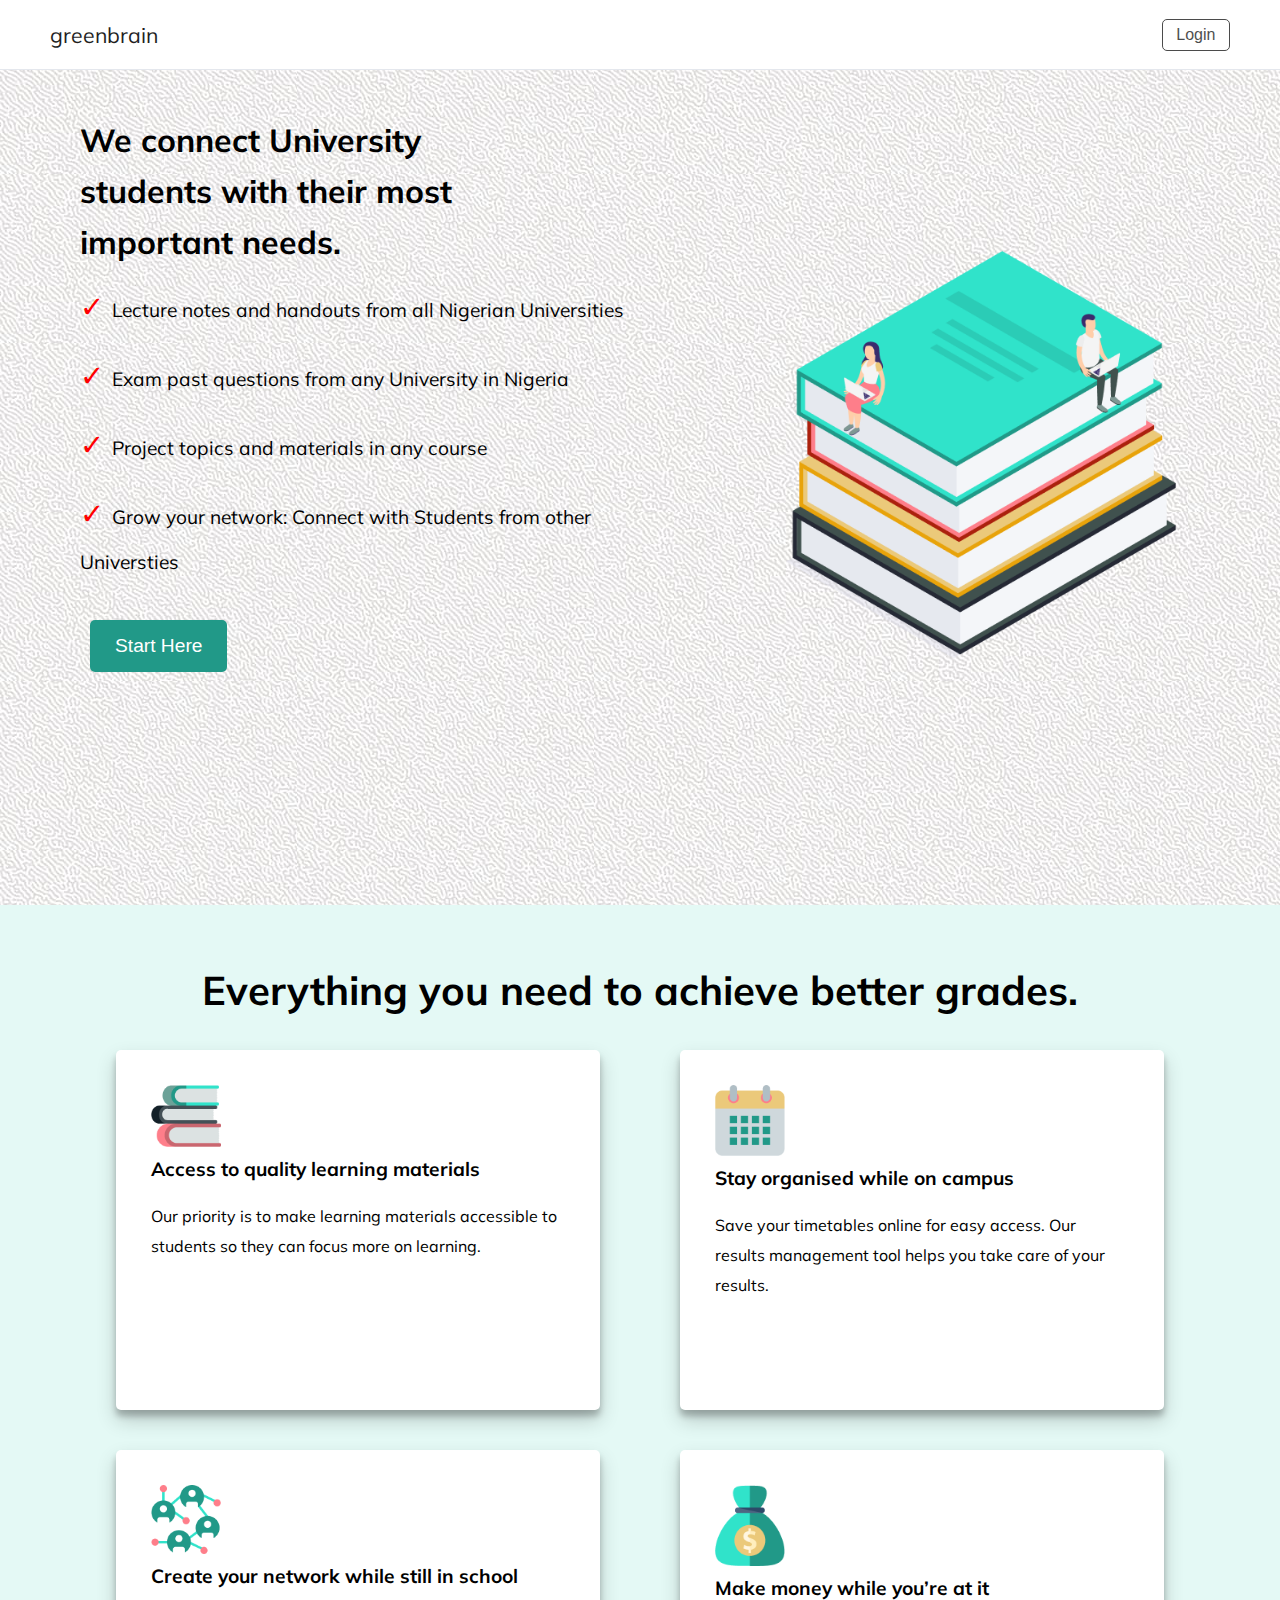
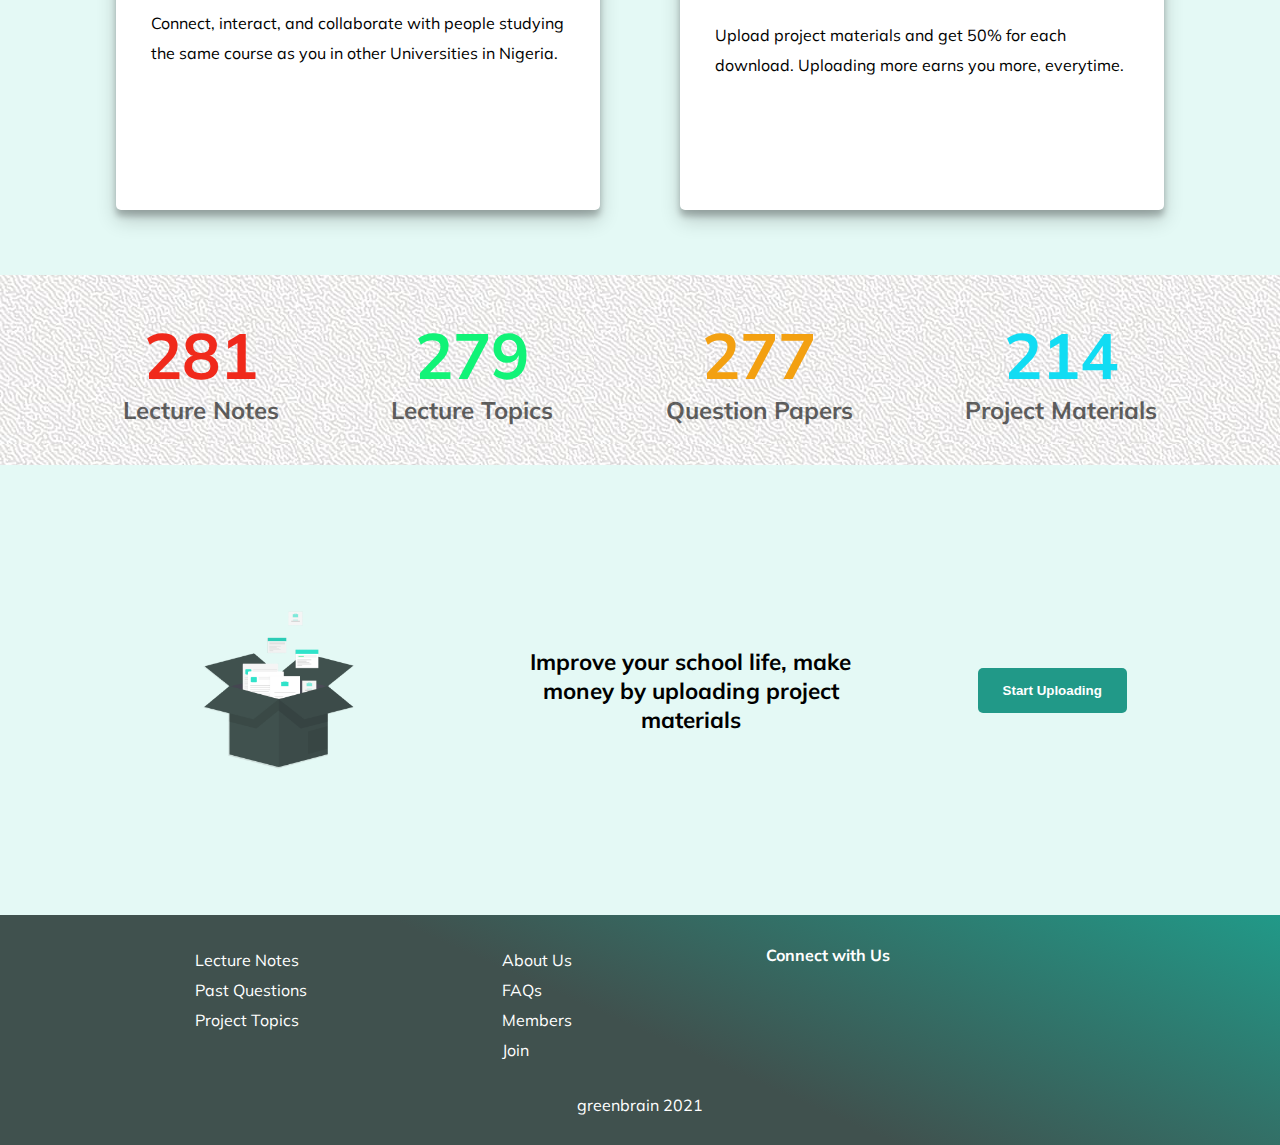
<file: index.html>
<!DOCTYPE html>
<html lang="en">

<head>
    <title>greenbrain | Lecture handouts, past question papers, project topics and materials</title>
    <meta charset="UTF-8">
    <meta name="viewport" content="width=device-width, initial-scale=1">
    <link href="https://fonts.googleapis.com/css2?family=Mulish:ital,wght@0,200;0,300;0,400;0,500;0,600;0,700;0,800;0,900;1,200;1,300;1,400;1,500;1,600;1,700;1,800;1,900&display=swap" rel="stylesheet">
    <link rel="stylesheet" href="https://cdnjs.cloudflare.com/ajax/libs/font-awesome/5.15.2/css/all.min.css" integrity="sha512-HK5fgLBL+xu6dm/Ii3z4xhlSUyZgTT9tuc/hSrtw6uzJOvgRr2a9jyxxT1ely+B+xFAmJKVSTbpM/CuL7qxO8w==" crossorigin="anonymous" />
    <link rel="stylesheet" href="/css/main.css">
</head>

<body>
    <nav class="navbar">
        <a class="navbar-brand" href="/index.html">greenbrain</a>
        <div class="login-btn">
            <a href="../pages/login.html"><button class="">Login</button></a>
        </div>
    </nav>

    <div class="banner-section">
        <div class="service-list">
            <h1 class="banner-header">We connect University students with their most important needs.</h1>
            <ul class="list-items">
                <li>Lecture notes and handouts from all Nigerian Universities</li>
                <li>Exam past questions from any University in Nigeria</li>
                <li>Project topics and materials in any course</li>
                <li>Grow your network: Connect with Students from other Universties</li>
            </ul>
            <div class="banner-btn-div">
                <a href="../pages/login.html">
                    <button type="button" class="banner-btn">Start Here</button>
                </a>
            </div>
        </div>
        <div class="banner-img">
            <img class="hero-img" src="./images/hero_image.png" alt="Hero Image">
        </div>
    </div>

    <div class="card-section">
        <h4 class="card-intro">Everything you need to achieve better grades.</h4>
        <div class="card-container">
            <div class="card">
                <img src="./images/books.png" alt="">
                <h5 class="card-title">Access to quality learning materials</h5>
                <p class="card-text">Our priority is to make learning materials accessible to students so they can focus more on learning.</p>
            </div>

            <div class="card">
                <img src="./images/calendar.png" alt="calender icon">
                <h5 class="card-title">Stay organised while on campus</h5>
                <p class="card-text">Save your timetables online for easy
                    access. Our results management tool helps you take care of your results. </p>
            </div>

            <div class="card">
                <img src="./images/network.png" alt="network icon">
                <h5 class="card-title">Create your network while still in school</h5>
                <p class="card-text">Connect, interact, and collaborate with people studying the same course as
                    you in other Universities in Nigeria.</p>
            </div>

            <div class="card">
                <img src="./images/money-bag.png" alt="money bag icon">
                <h5 class="card-title">Make money while you’re at it</h5>
                <p class="card-text">Upload project materials and get 50% for each download.
                    Uploading more earns you more, everytime.</p>
            </div>

        </div>
    </div>


    <div class="numerics-area">
        <div class="stats">
            <a class="num-txts" href="./pages/lecturenotes.html">
                <h4 id="num-fig1">281</h4>
                <p>Lecture Notes</p>
            </a>
        </div>
        <div class="stats">
            <a class="num-txts" href="./pages/lecturenotes.html">
                <h4 id="num-fig2">279</h4>
                <p>Lecture Topics</p>
            </a>
        </div>
        <div class="stats">
            <a class="num-txts" href="./pages/pastquestions.html">
                <h4 id="num-fig3">277</h4>
                <p>Question Papers</p>
            </a>
        </div>
        <div class="stats">
            <a class="num-txts" href="./pages/projects.html">
                <h4 id="num-fig4">214</h4>
                <p>Project Materials</p>
            </a>
        </div>
    </div>


    <div class="collection-section">
        <div class="collection-box">
            <img src="./images/collection_box.png" class="collection-img" alt="">
        </div>
        <div class="collection-txt">
            <h4 class="collection-hdr">Improve your school life, make money by uploading project materials</h4>
        </div>
        <div class="collection-button">
            <a href="../pages/login.html">
                <button type="button" class="collection-btn">Start Uploading</button>
            </a>
        </div>
    </div>


    <div class="footer-section">
        <div class="footer-nav">
            <div class="footer-divs">
                <ul>
                    <li><a href="./pages/lecturenotes.html">Lecture Notes</a></li>
                    <li><a href="./pages/pastquestions.html">Past Questions</a></li>
                    <li><a href="./pages/projects.html">Project Topics</a></li>
                </ul>
            </div>
            <div class="footer-divs">
                <ul>
                    <li><a href="#">About Us</a></li>
                    <li><a href="#">FAQs</a></li>
                    <li><a href="#">Members</a></li>
                    <li><a href="#">Join</a></li>
                </ul>
            </div>
            <div class="footer-divs" id="footer-div3">
                <strong>Connect with Us</strong>
                <ul>
                    <li><a href="#"><i class="fab fa-twitter"></i></a></li>
                    <li><a href="#"><i class="fab fa-facebook"></i></a></li>
                    <li><a href="#"><i class="fab fa-linkedin"></i></a></li>
                </ul>
            </div>
            <div class="footer-divs">

            </div>
        </div>

        <div class="copyright">
            <div class="cpyrt-txt">greenbrain 2021</div>
        </div>
    </div>

</body>

</html>


</div>
</body>

</html>
</file>
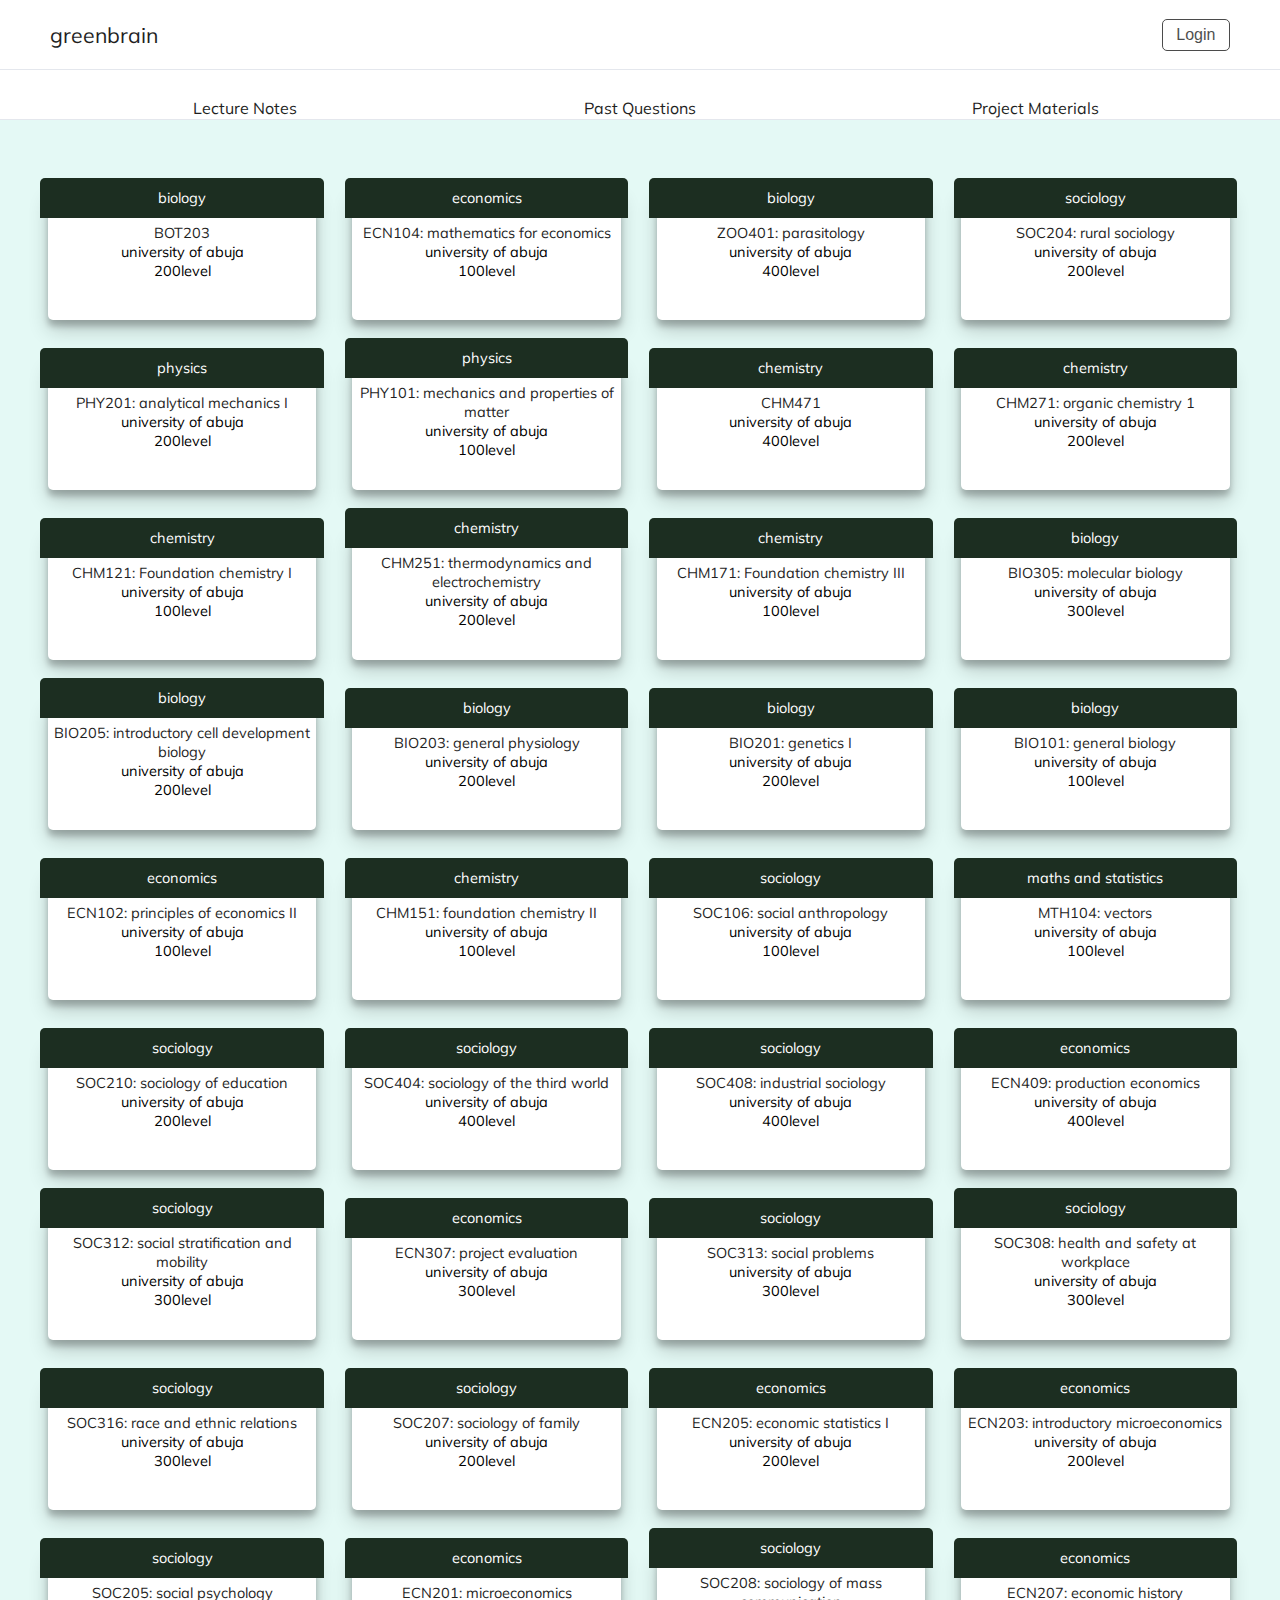
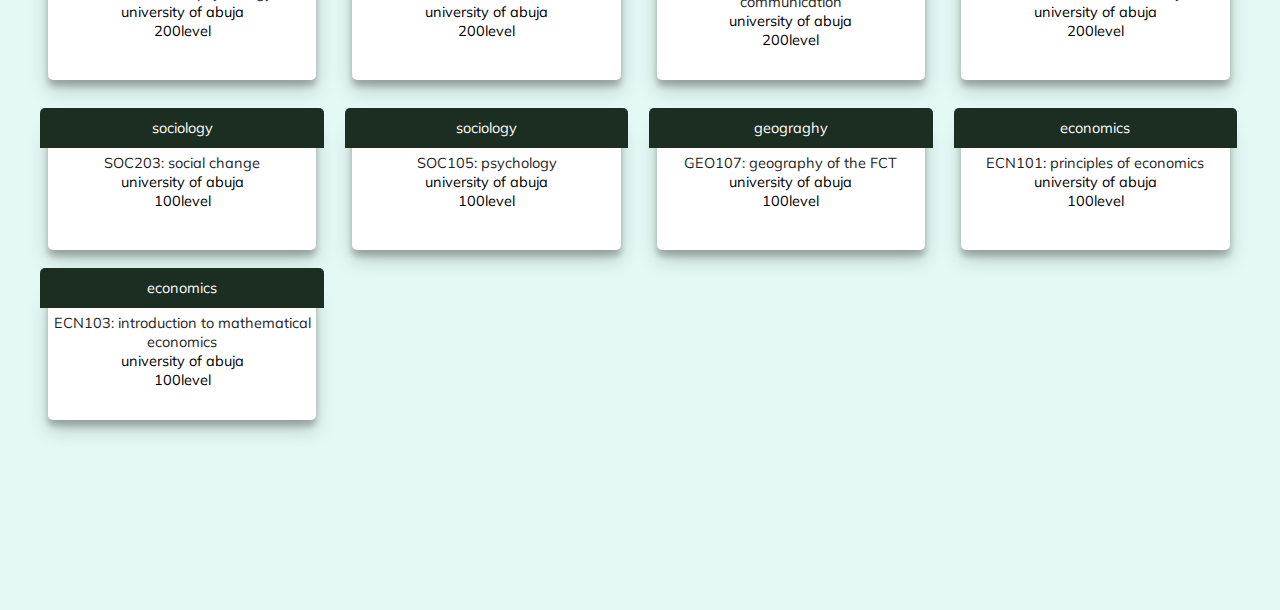
<file: pages/lecturenotes.html>
<!DOCTYPE html>
<html lang="en">
    <head>
        <title>Project topics and materials | Greenbrain </title>
        <meta charset="UTF-8">
        <meta name="viewport" content="width=device-width, initial-scale=1">
        <link href="https://fonts.googleapis.com/css2?family=Mulish:ital,wght@0,200;0,300;0,400;0,500;0,600;0,700;0,800;0,900;1,200;1,300;1,400;1,500;1,600;1,700;1,800;1,900&display=swap" rel="stylesheet"> 
        <link rel="stylesheet" href="../css/style.css">
    </head>
    <body>  
        <nav class="navbar">
            <a class="navbar-brand" href="../index.html">greenbrain</a>
            <div class="login-btn">
               <a href="../pages/login.html"><button class="">Login</button></a>
            </div>
        </nav>

        <div class="sub-nav">
            <div class="sub-nav-items"><a href="lecturenotes.html">Lecture Notes</a></div>
            <div class="sub-nav-items"><a href="pastquestions.html">Past Questions</a></div>
            <div class="sub-nav-items"><a href="projects.html">Project Materials</a></div>
        </div>

        <div class="lecture-notes">
            <div class="cards-container">
                <div class="card">
                    <div class="card-header">biology</div>
                    <div class="card-body">
                        <a href="#" class="card-link">BOT203</a>
                        <p class="card-title">university of abuja</p>
                        <p class="card-text">200level</p>
                    </div>
                </div>
            
                <div class="card">
                    <div class="card-header">economics</div>
                    <div class="card-body">
                        <a href="#" class="card-link">ECN104: mathematics for economics</a>
                        <p class="card-title">university of abuja</p>
                        <p class="card-text">100level</p>
                    </div>
                </div>
            
                <div class="card">
                    <div class="card-header">biology</div>
                    <div class="card-body">
                        <a href="#" class="card-link">ZOO401: parasitology</a>
                        <p class="card-title">university of abuja</p>
                        <p class="card-text">400level</p>
                    </div>
                </div>
            
                <div class="card">
                    <div class="card-header">sociology</div>
                    <div class="card-body">
                        <a href="#" class="card-link">SOC204: rural sociology</a>
                        <p class="card-title">university of abuja</p>
                        <p class="card-text">200level</p>
                    </div>
                </div>
                
                <div class="card">
                    <div class="card-header two">physics</div>
                    <div class="card-body">
                        <a href="#" class="card-link">PHY201: analytical mechanics I</a>
                        <p class="card-title">university of abuja</p>
                        <p class="card-text">200level</p>
                    </div>
                </div>
            
                <div class="card">
                    <div class="card-header">physics</div>
                    <div class="card-body">
                        <a href="#" class="card-link">PHY101: mechanics and properties of matter</a>
                        <p class="card-title">university of abuja</p>
                        <p class="card-text">100level</p>
                    </div>
                </div>
            
                <div class="card">
                    <div class="card-header">chemistry</div>
                    <div class="card-body">
                        <a href="#" class="card-link">CHM471</a>
                        <p class="card-title">university of abuja</p>
                        <p class="card-text">400level</p>
                    </div>
                </div>
            
                <div class="card">
                    <div class="card-header btn-primary">chemistry</div>
                    <div class="card-body">
                        <a href="#" class="card-link">CHM271: organic chemistry 1</a>
                        <p class="card-title">university of abuja</p>
                        <p class="card-text">200level</p>
                    </div>
                </div>
                
                <div class="card">
                    <div class="card-header btn-secondary">chemistry</div>
                    <div class="card-body">
                        <a href="#" class="card-link">CHM121: Foundation chemistry I</a>
                        <p class="card-title">university of abuja</p>
                        <p class="card-text">100level</p>
                    </div>
                </div>
            
                <div class="card">
                    <div class="card-header two">chemistry</div>
                    <div class="card-body">
                        <a href="#" class="card-link">CHM251: thermodynamics and electrochemistry</a>
                        <p class="card-title">university of abuja</p>
                        <p class="card-text">200level</p>
                    </div>
                </div>
            
                <div class="card">
                    <div class="card-header">chemistry</div>
                    <div class="card-body">
                        <a href="#" class="card-link">CHM171: Foundation chemistry III</a>
                        <p class="card-title">university of abuja</p>
                        <p class="card-text">100level</p>
                    </div>
                </div>
            
                <div class="card">
                    <div class="card-header two">biology</div>
                    <div class="card-body">
                        <a href="#" class="card-link">BIO305: molecular biology</a>
                        <p class="card-title">university of abuja</p>
                        <p class="card-text">300level</p>
                    </div>
                </div>
            
                <div class="card">
                    <div class="card-header">biology</div>
                    <div class="card-body">
                        <a href="#" class="card-link">BIO205: introductory cell development biology</a>
                        <p class="card-title">university of abuja</p>
                        <p class="card-text">200level</p>
                    </div>
                </div>
               
                <div class="card">
                    <div class="card-header two">biology</div>
                    <div class="card-body">
                        <a href="#" class="card-link">BIO203: general physiology</a>
                        <p class="card-title">university of abuja</p>
                        <p class="card-text">200level</p>
                    </div>
                </div>
               
                <div class="card">
                    <div class="card-header">biology</div>
                    <div class="card-body">
                        <a href="#" class="card-link">BIO201: genetics I</a>
                        <p class="card-title">university of abuja</p>
                        <p class="card-text">200level</p>
                    </div>
                </div>
            
                <div class="card">
                    <div class="card-header">biology</div>
                    <div class="card-body">
                        <a href="#" class="card-link">BIO101: general biology</a>
                        <p class="card-title">university of abuja</p>
                        <p class="card-text">100level</p>
                    </div>
                </div>
            
                <div class="card">
                    <div class="card-header two">economics</div>
                    <div class="card-body">
                        <a href="#" class="card-link">ECN102: principles of economics II</a>
                        <p class="card-title">university of abuja</p>
                        <p class="card-text">100level</p>
                    </div>
                </div>
            
                <div class="card">
                    <div class="card-header">chemistry</div>
                    <div class="card-body">
                        <a href="#" class="card-link">CHM151: foundation chemistry II</a>
                        <p class="card-title">university of abuja</p>
                        <p class="card-text">100level</p>
                    </div>
                </div>
                
                <div class="card">
                    <div class="card-header">sociology</div>
                    <div class="card-body">
                        <a href="#" class="card-link">SOC106: social anthropology</a>
                        <p class="card-title">university of abuja</p>
                        <p class="card-text">100level</p>
                    </div>
                </div>
            
                <div class="card">
                    <div class="card-header">maths and statistics</div>
                    <div class="card-body">
                        <a href="#" class="card-link">MTH104: vectors</a>
                        <p class="card-title">university of abuja</p>
                        <p class="card-text">100level</p>
                    </div>
                </div>
            
                <div class="card">
                    <div class="card-header">sociology</div>
                    <div class="card-body">
                        <a href="#" class="card-link">SOC210: sociology of education</a>
                        <p class="card-title">university of abuja</p>
                        <p class="card-text">200level</p>
                    </div>
                </div>
            
                <div class="card">
                    <div class="card-header two">sociology</div>
                    <div class="card-body">
                        <a href="#" class="card-link">SOC404: sociology of the third world </a>
                        <p class="card-title">university of abuja</p>
                        <p class="card-text">400level</p>
                    </div>
                </div>
            
                <div class="card">
                    <div class="card-header">sociology</div>
                    <div class="card-body">
                        <a href="#" class="card-link">SOC408: industrial sociology</a>
                        <p class="card-title">university of abuja</p>
                        <p class="card-text">400level</p>
                    </div>
                </div>
            
                <div class="card">
                    <div class="card-header two">economics</div>
                    <div class="card-body">
                        <a href="#" class="card-link">ECN409: production economics</a>
                        <p class="card-title">university of abuja</p>
                        <p class="card-text">400level</p>
                    </div>
                </div>
            
                <div class="card">
                    <div class="card-header">sociology</div>
                    <div class="card-body">
                        <a href="#" class="card-link">SOC312: social stratification and mobility</a>
                        <p class="card-title">university of abuja</p>
                        <p class="card-text">300level</p>
                    </div>
                </div>
            
                <div class="card">
                    <div class="card-header">economics</div>
                    <div class="card-body">
                        <a href="#" class="card-link">ECN307: project evaluation </a>
                        <p class="card-title">university of abuja</p>
                        <p class="card-text">300level</p>
                    </div>
                </div>
            
                <div class="card">
                    <div class="card-header">sociology</div>
                    <div class="card-body">
                        <a href="#" class="card-link">SOC313: social problems</a>
                        <p class="card-title">university of abuja</p>
                        <p class="card-text">300level</p>
                    </div>
                </div>
            
                <div class="card">
                    <div class="card-header two">sociology</div>
                    <div class="card-body">
                        <a href="#" class="card-link">SOC308: health and safety at workplace</a>
                        <p class="card-title">university of abuja</p>
                        <p class="card-text">300level</p>
                    </div>
                </div>
            
                <div class="card">
                    <div class="card-header">sociology</div>
                    <div class="card-body">
                        <a href="#" class="card-link">SOC316: race and ethnic relations</a>
                        <p class="card-title">university of abuja</p>
                        <p class="card-text">300level</p>
                    </div>
                </div>
            
                <div class="card">
                    <div class="card-header two">sociology</div>
                    <div class="card-body">
                        <a href="#" class="card-link">SOC207: sociology of family </a>
                        <p class="card-title">university of abuja</p>
                        <p class="card-text">200level</p>
                    </div>
                </div>
            
                <div class="card">
                    <div class="card-header">economics</div>
                    <div class="card-body">
                        <a href="#" class="card-link">ECN205: economic statistics I</a>
                        <p class="card-title">university of abuja</p>
                        <p class="card-text">200level</p>
                    </div>
                </div>
            
                <div class="card">
                    <div class="card-header">economics</div>
                    <div class="card-body">
                        <a href="#" class="card-link">ECN203: introductory microeconomics</a>
                        <p class="card-title">university of abuja</p>
                        <p class="card-text">200level</p>
                    </div>
                </div>
            
                <div class="card">
                    <div class="card-header">sociology</div>
                    <div class="card-body">
                        <a href="#" class="card-link">SOC205: social psychology </a>
                        <p class="card-title">university of abuja</p>
                        <p class="card-text">200level</p>
                    </div>
                </div>
            
                <div class="card">
                    <div class="card-header">economics</div>
                    <div class="card-body">
                        <a href="#" class="card-link">ECN201: microeconomics</a>
                        <p class="card-title">university of abuja</p>
                        <p class="card-text">200level</p>
                    </div>
                </div>
            
                <div class="card">
                    <div class="card-header two">sociology</div>
                    <div class="card-body">
                        <a href="#" class="card-link">SOC208: sociology of mass communication </a>
                        <p class="card-title">university of abuja</p>
                        <p class="card-text">200level</p>
                    </div>
                </div>
            
                <div class="card">
                    <div class="card-header">economics</div>
                    <div class="card-body">
                        <a href="#" class="card-link">ECN207: economic history</a>
                        <p class="card-title">university of abuja</p>
                        <p class="card-text">200level</p>
                    </div>
                </div>
            
                <div class="card">
                    <div class="card-header two">sociology</div>
                    <div class="card-body">
                        <a href="#" class="card-link">SOC203: social change</a>
                        <p class="card-title">university of abuja</p>
                        <p class="card-text">100level</p>
                    </div>
                </div>
            
                <div class="card">
                    <div class="card-header">sociology</div>
                    <div class="card-body">
                        <a href="#" class="card-link">SOC105: psychology</a>
                        <p class="card-title">university of abuja</p>
                        <p class="card-text">100level</p>
                    </div>
                </div>
            
                <div class="card geograghy">
                    <div class="card-header">geograghy</div>
                    <div class="card-body">
                        <a href="#" class="card-link">GEO107: geography of the FCT</a>
                        <p class="card-title">university of abuja</p>
                        <p class="card-text">100level</p>
                    </div>
                </div>
            
                <div class="card">
                    <div class="card-header">economics</div>
                    <div class="card-body">
                        <a href="#" class="card-link">ECN101: principles of economics</a>
                        <p class="card-title">university of abuja</p>
                        <p class="card-text">100level</p>
                    </div>
                </div>
            
                <div class="card">
                    <div class="card-header">economics</div>
                    <div class="card-body">
                        <a href="#" class="card-link">ECN103: introduction to mathematical economics</a>
                        <p class="card-title">university of abuja</p>
                        <p class="card-text">100level</p>
                    </div>
                </div>
            </div>
        </div>
</body>
</html>


        </div>
    </body>
</html>
</file>
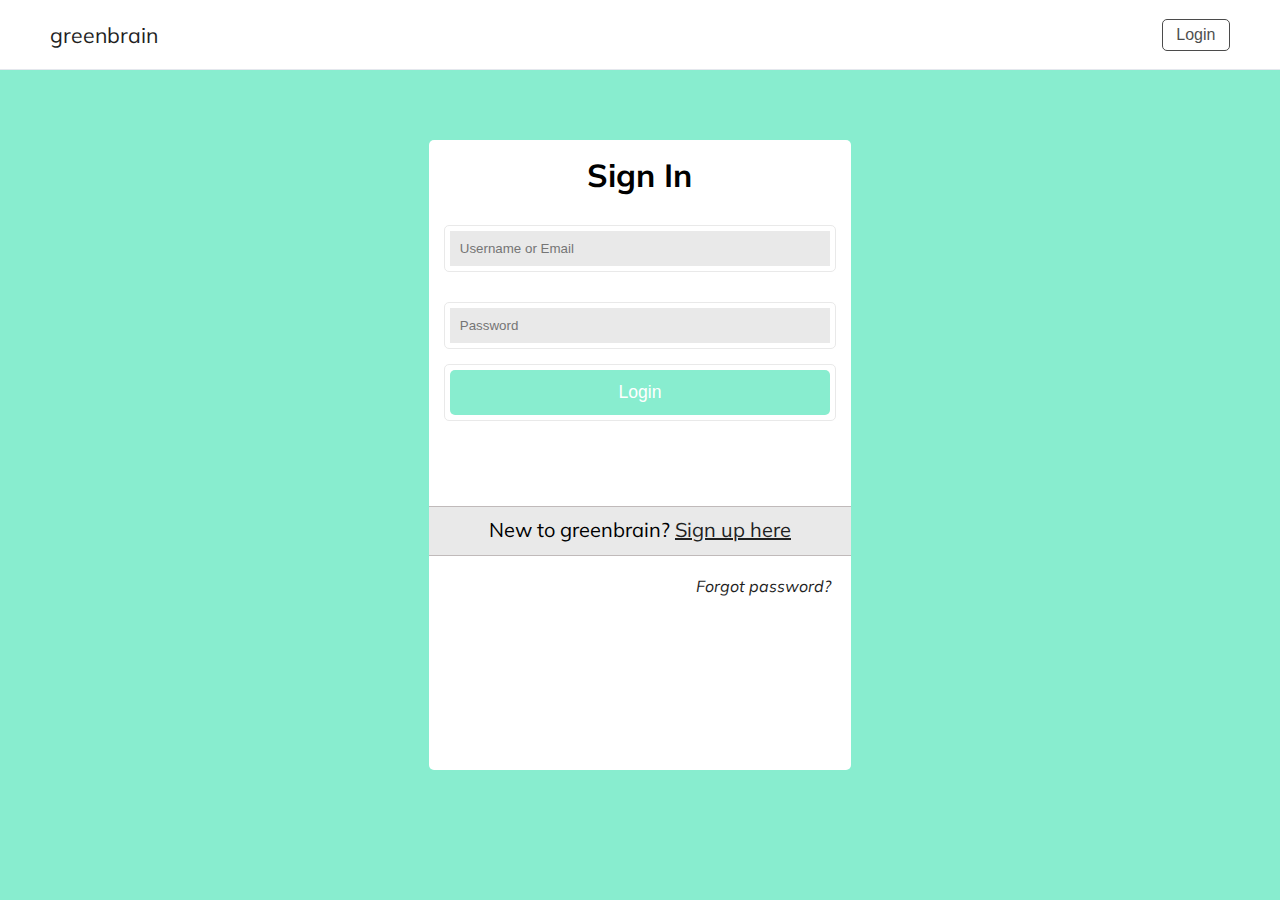
<file: pages/login.html>
<!DOCTYPE html>
<html lang="en">

<head>
    <title>greenbrain | Lecture handouts, past question papers, project topics and materials</title>
    <meta charset="UTF-8">
    <meta name="viewport" content="width=device-width, initial-scale=1">
    <link
        href="https://fonts.googleapis.com/css2?family=Mulish:ital,wght@0,200;0,300;0,400;0,500;0,600;0,700;0,800;0,900;1,200;1,300;1,400;1,500;1,600;1,700;1,800;1,900&display=swap"
        rel="stylesheet">
    <link rel="stylesheet" href="../css/main.css">
    <link rel="stylesheet" href="../css/login.css">

</head>

<body>
    <nav class="navbar">
        <a class="navbar-brand" href="../index.html">greenbrain</a>
        <div class="login-btn">
            <a href="login.html"><button class="">Login</button></a>
        </div>
    </nav>

    <div class="login-page">
        <div class="login-form-wrapper">
            <form action="#">
                <fieldset>
                    <h4>Sign In</h4>
                    <div>
                        <i class="fas fa-envelope"><input type="text" name="username" id="username"
                                placeholder="Username or Email" required>
                    </div>
                    <div>
                        <i class="fas fa-key"><input type="password" name="password" id="password"
                                placeholder="Password" required>
                    </div>
                    <div>
                        <button type="button" class="login-button">Login</button>
                    </div>
                </fieldset>
            </form>
            <div class="sign-in-prompt">
                <p>New to greenbrain? <a href="signup.html" style="text-decoration: underline;">Sign up here</a></p>
            </div>
            <div class="forgot-pwd">
                <p><a>Forgot password?</a></p>
            </div>
        </div>
    </div>
</body>

</html>
</file>
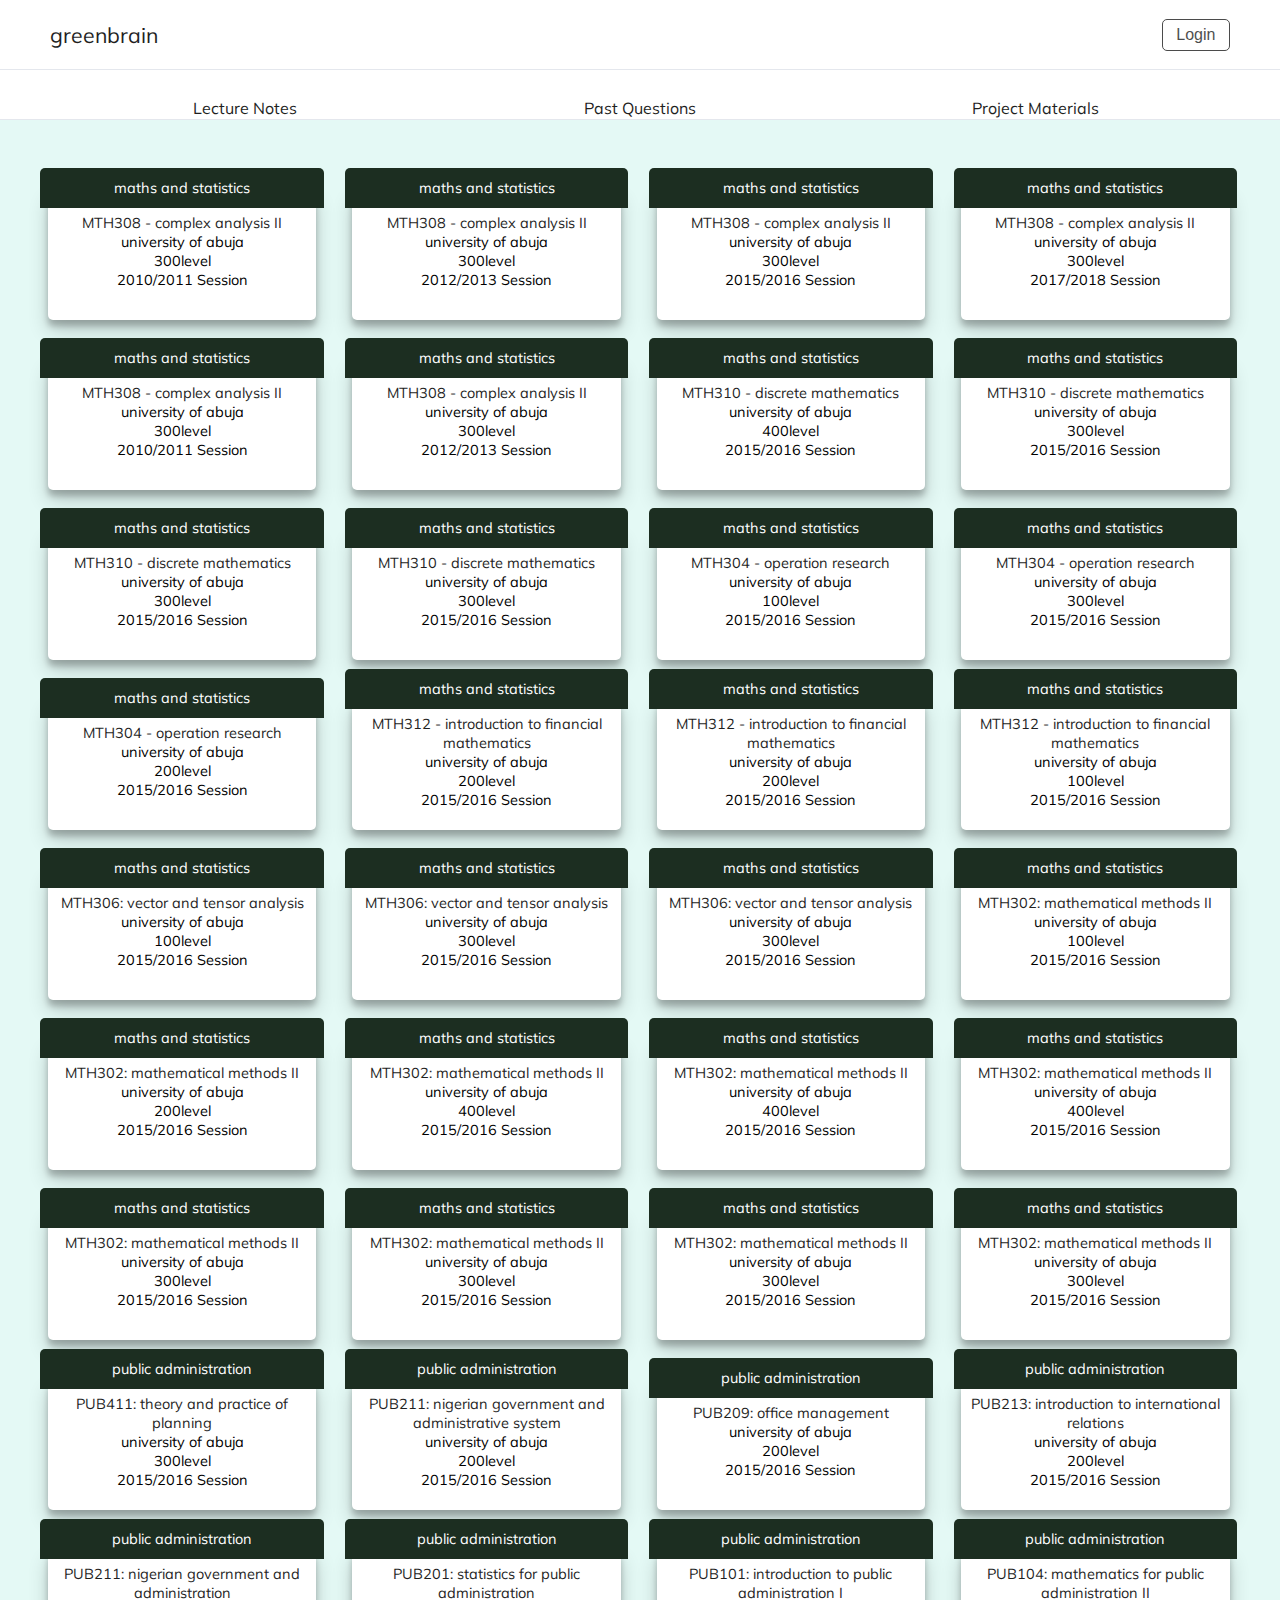
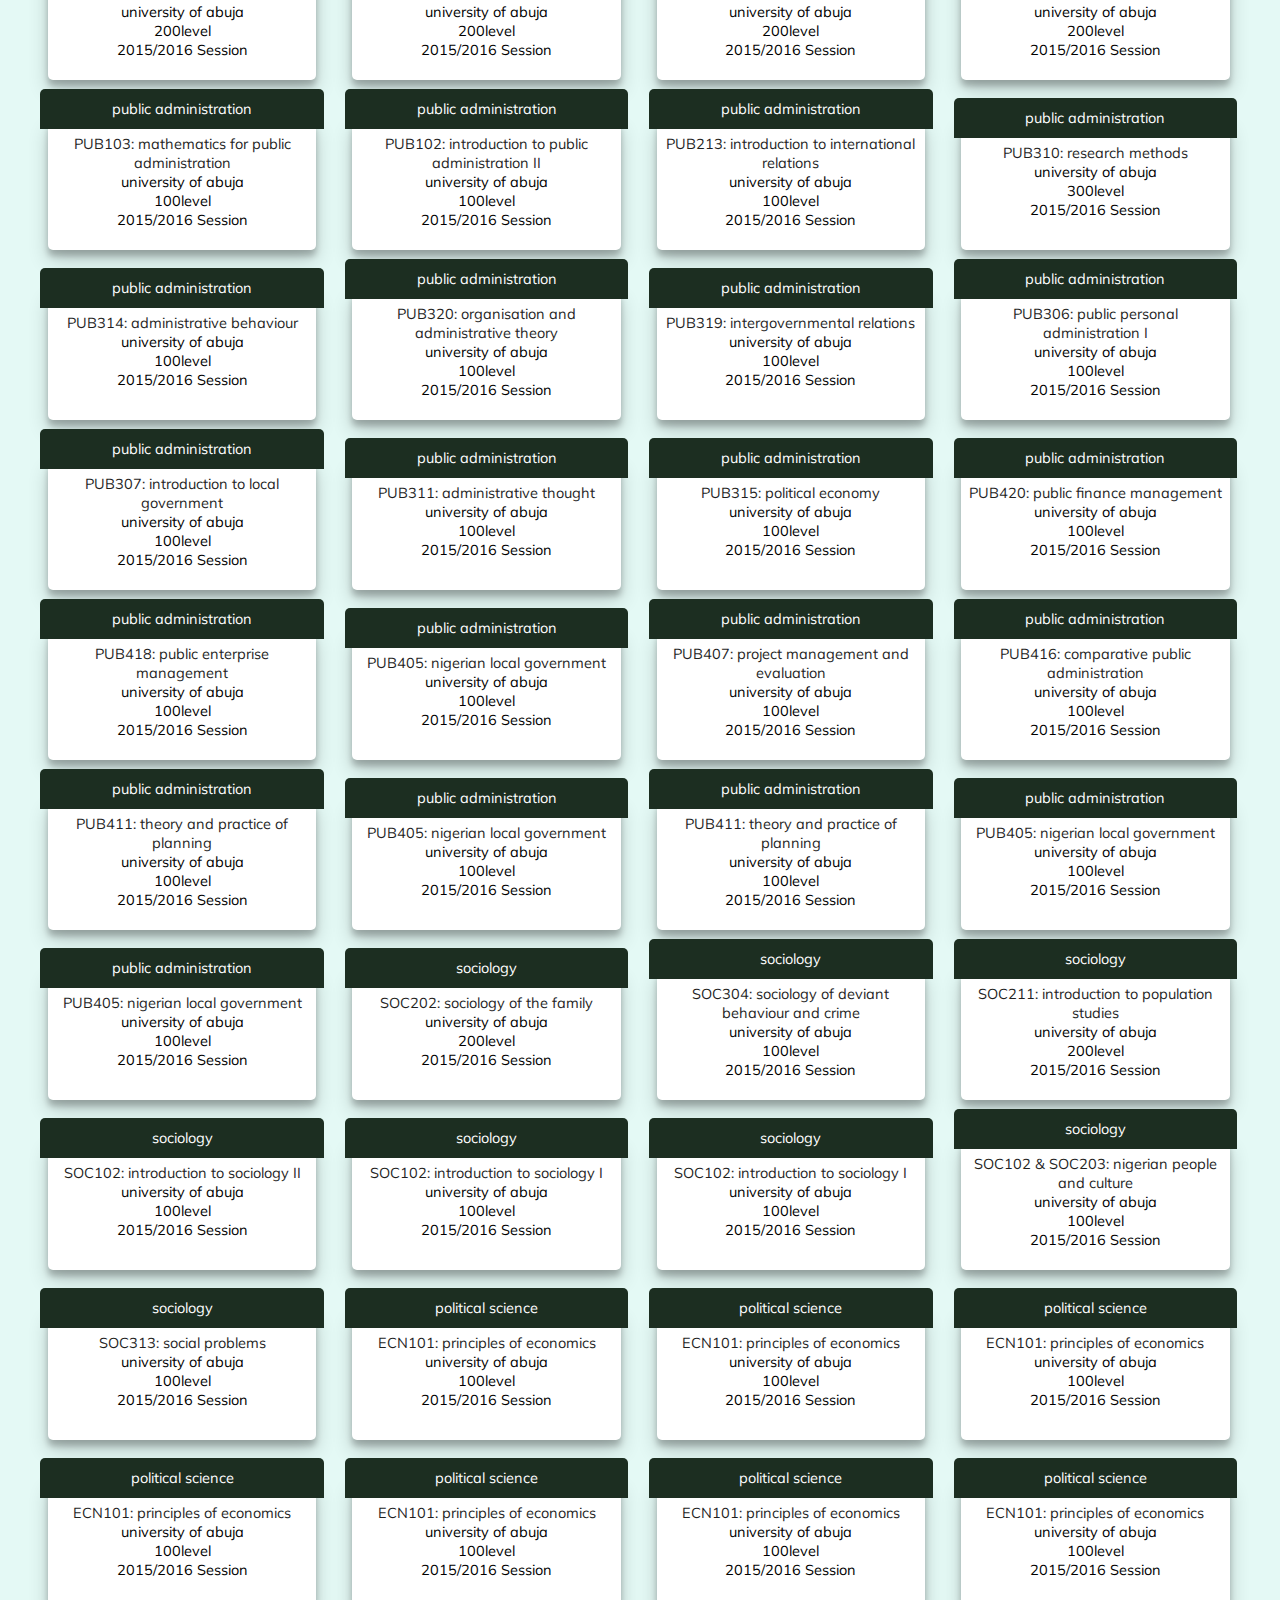
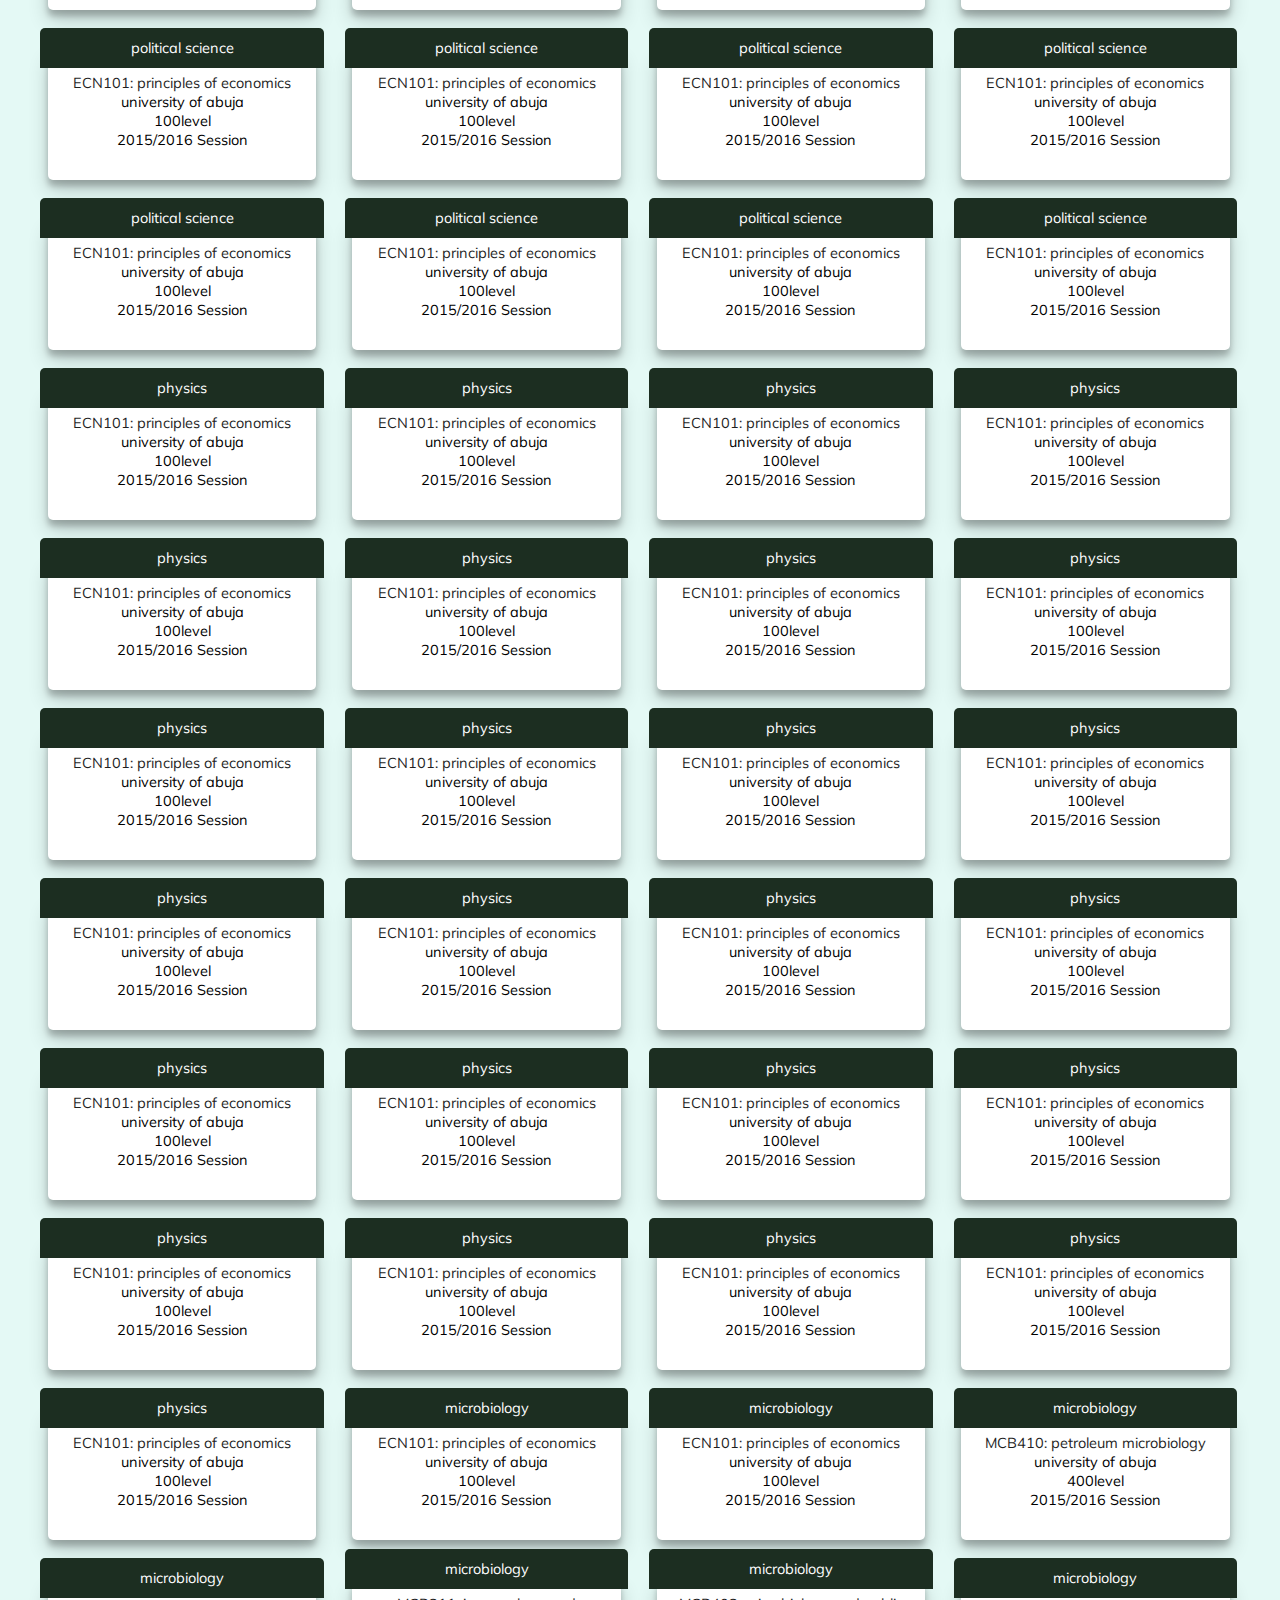
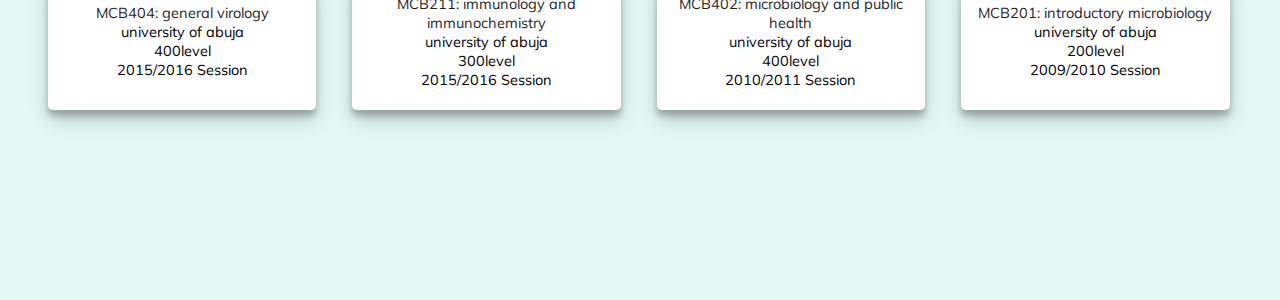
<file: pages/pastquestions.html>
<!DOCTYPE html>
<html lang="en">
    <head>
        <title>greenbrain | Lecture handouts, past question papers, project topics and materials</title>
        <meta charset="UTF-8">
        <meta name="viewport" content="width=device-width, initial-scale=1">
        <link href="https://fonts.googleapis.com/css2?family=Mulish:ital,wght@0,200;0,300;0,400;0,500;0,600;0,700;0,800;0,900;1,200;1,300;1,400;1,500;1,600;1,700;1,800;1,900&display=swap" rel="stylesheet"> 
        <link rel="stylesheet" href="../css/style.css">
    </head>
    <body>  
        <nav class="navbar">
            <a class="navbar-brand" href="../index.html">greenbrain</a>
            <div class="login-btn">
                <a href="../pages/login.html"><button class="">Login</button></a>
            </div>
        </nav>

        <div class="sub-nav">
            <div class="sub-nav-items"><a href="lecturenotes.html">Lecture Notes</a></div>
            <div class="sub-nav-items"><a href="pastquestions.html">Past Questions</a></div>
            <div class="sub-nav-items"><a href="projects.html">Project Materials</a></div>
        </div>

        <div class="past-questions">
            <div class="cards-container">
                <div class="card">
                    <div class="card-header">maths and statistics</div>
                    <div class="card-body">
                        <a href="#" class="card-link">MTH308 - complex analysis II</a>
                        <p class="card-title">university of abuja</p>
                        <p class="card-text">300level</p>
                        <p class="card-text pquestions">2010/2011 Session</p>
                    </div>
                </div>
            
                <div class="card">
                    <div class="card-header">maths and statistics</div>
                    <div class="card-body">
                       <a href="#" class="card-link">MTH308 - complex analysis II</a>
                        <p class="card-title">university of abuja</p>
                        <p class="card-text">300level</p>
                        <p class="card-text pquestions">2012/2013 Session</p>
                    </div>
                </div>
            
                <div class="card">
                    <div class="card-header">maths and statistics</div>
                    <div class="card-body">
                       <a href="#" class="card-link">MTH308 - complex analysis II</a>
                        <p class="card-title">university of abuja</p>
                        <p class="card-text">300level</p>
                        <p class="card-text pquestions">2015/2016 Session</p>
                    </div>
                </div>
            
               <div class="card">
                    <div class="card-header">maths and statistics</div>
                    <div class="card-body">
                       <a href="#" class="card-link">MTH308 - complex analysis II</a>
                        <p class="card-title">university of abuja</p>
                        <p class="card-text">300level</p>
                        <p class="card-text pquestions">2017/2018 Session</p>
                    </div>
                </div>
            
                <div class="card">
                    <div class="card-header two">maths and statistics</div>
                    <div class="card-body">
                       <a href="#" class="card-link">MTH308 - complex analysis II</a>
                        <p class="card-title">university of abuja</p>
                        <p class="card-text">300level</p>
                        <p class="card-text pquestions">2010/2011 Session</p>
                    </div>
                </div>
            
                <div class="card">
                    <div class="card-header">maths and statistics</div>
                    <div class="card-body">
                       <a href="#" class="card-link">MTH308 - complex analysis II</a>
                        <p class="card-title">university of abuja</p>
                        <p class="card-text">300level</p>
                        <p class="card-text pquestions">2012/2013 Session</p>
                    </div>
                </div>
            
                <div class="card">
                    <div class="card-header">maths and statistics</div>
                    <div class="card-body">
                       <a href="#" class="card-link">MTH310 - discrete mathematics</a>
                        <p class="card-title">university of abuja</p>
                        <p class="card-text">400level</p>
                        <p class="card-text pquestions">2015/2016 Session</p>
                    </div>
                </div>
            
                <div class="card">
                    <div class="card-header btn-primary">maths and statistics</div>
                    <div class="card-body">
                       <a href="#" class="card-link">MTH310 - discrete mathematics</a>
                        <p class="card-title">university of abuja</p>
                        <p class="card-text">300level</p>
                        <p class="card-text pquestions">2015/2016 Session</p>
                    </div>
                </div>
            
                <div class="card">
                    <div class="card-header btn-secondary">maths and statistics</div>
                    <div class="card-body">
                       <a href="#" class="card-link">MTH310 - discrete mathematics</a>
                        <p class="card-title">university of abuja</p>
                        <p class="card-text">300level</p>
                        <p class="card-text pquestions">2015/2016 Session</p>
                    </div>
                </div>
            
                <div class="card">
                    <div class="card-header two">maths and statistics</div>
                    <div class="card-body">
                       <a href="#" class="card-link">MTH310 - discrete mathematics</a>
                        <p class="card-title">university of abuja</p>
                        <p class="card-text">300level</p>
                        <p class="card-text pquestions">2015/2016 Session</p>
                    </div>
                </div>
            
                <div class="card">
                    <div class="card-header">maths and statistics</div>
                    <div class="card-body">
                       <a href="#" class="card-link">MTH304 - operation research</a>
                        <p class="card-title">university of abuja</p>
                        <p class="card-text">100level</p>
                        <p class="card-text pquestions">2015/2016 Session</p>
                    </div>
                </div>
            
                <div class="card">
                    <div class="card-header two">maths and statistics</div>
                    <div class="card-body">
                       <a href="#" class="card-link">MTH304 - operation research</a>
                        <p class="card-title">university of abuja</p>
                        <p class="card-text">300level</p>
                        <p class="card-text pquestions">2015/2016 Session</p>
                    </div>
                </div>
            
                <div class="card">
                    <div class="card-header">maths and statistics</div>
                    <div class="card-body">
                       <a href="#" class="card-link">MTH304 - operation research</a>
                        <p class="card-title">university of abuja</p>
                        <p class="card-text">200level</p>
                        <p class="card-text pquestions">2015/2016 Session</p>
                    </div>
                </div>
            
                <div class="card">
                    <div class="card-header two">maths and statistics</div>
                    <div class="card-body">
                       <a href="#" class="card-link">MTH312 - introduction to financial mathematics</a>
                        <p class="card-title university">university of abuja</p>
                        <p class="card-text">200level</p>
                        <p class="card-text pquestions">2015/2016 Session</p>
                    </div>
                </div>
            
                <div class="card">
                    <div class="card-header">maths and statistics</div>
                    <div class="card-body">
                       <a href="#" class="card-link">MTH312 - introduction to financial mathematics</a>
                        <p class="card-title university">university of abuja</p>
                        <p class="card-text">200level</p>
                        <p class="card-text pquestions">2015/2016 Session</p>
                    </div>
                </div>
            
                <div class="card">
                    <div class="card-header">maths and statistics</div>
                    <div class="card-body">
                       <a href="#" class="card-link">MTH312 - introduction to financial mathematics</a>
                        <p class="card-title university">university of abuja</p>
                        <p class="card-text">100level</p>
                        <p class="card-text pquestions">2015/2016 Session</p>
                    </div>
                </div>
            
                <div class="card">
                    <div class="card-header two">maths and statistics</div>
                    <div class="card-body">
                       <a href="#" class="card-link">MTH306: vector and tensor analysis</a>
                        <p class="card-title">university of abuja</p>
                        <p class="card-text">100level</p>
                        <p class="card-text pquestions">2015/2016 Session</p>
                    </div>
                </div>
            
                <div class="card">
                    <div class="card-header">maths and statistics</div>
                    <div class="card-body">
                       <a href="#" class="card-link">MTH306: vector and tensor analysis</a>
                        <p class="card-title">university of abuja</p>
                        <p class="card-text">300level</p>
                        <p class="card-text pquestions">2015/2016 Session</p>
                    </div>
                </div>
            
               <div class="card">
                    <div class="card-header">maths and statistics</div>
                    <div class="card-body">
                       <a href="#" class="card-link">MTH306: vector and tensor analysis</a>
                        <p class="card-title">university of abuja</p>
                        <p class="card-text">300level</p>
                        <p class="card-text pquestions">2015/2016 Session</p>
                    </div>
                </div>
            
                <div class="card">
                    <div class="card-header">maths and statistics</div>
                    <div class="card-body">
                       <a href="#" class="card-link">MTH302: mathematical methods II</a>
                        <p class="card-title">university of abuja</p>
                        <p class="card-text">100level</p>
                        <p class="card-text pquestions">2015/2016 Session</p>
                    </div>
                </div>
            
               <div class="card">
                    <div class="card-header">maths and statistics</div>
                    <div class="card-body">
                       <a href="#" class="card-link">MTH302: mathematical methods II</a>
                        <p class="card-title">university of abuja</p>
                        <p class="card-text">200level</p>
                        <p class="card-text pquestions">2015/2016 Session</p>
                    </div>
                </div>
            
               <div class="card">
                    <div class="card-header two">maths and statistics</div>
                    <div class="card-body">
                       <a href="#" class="card-link">MTH302: mathematical methods II</a>
                        <p class="card-title">university of abuja</p>
                        <p class="card-text">400level</p>
                        <p class="card-text pquestions">2015/2016 Session</p>
                    </div>
                </div>
            
               <div class="card">
                    <div class="card-header">maths and statistics</div>
                    <div class="card-body">
                       <a href="#" class="card-link">MTH302: mathematical methods II</a>
                        <p class="card-title">university of abuja</p>
                        <p class="card-text">400level</p>
                        <p class="card-text pquestions">2015/2016 Session</p>
                    </div>
                </div>
            
                <div class="card">
                    <div class="card-header two">maths and statistics</div>
                    <div class="card-body">
                       <a href="#" class="card-link">MTH302: mathematical methods II</a>
                        <p class="card-title">university of abuja</p>
                        <p class="card-text">400level</p>
                        <p class="card-text pquestions">2015/2016 Session</p>
                    </div>
                </div>
            
               <div class="card">
                    <div class="card-header">maths and statistics</div>
                    <div class="card-body">
                       <a href="#" class="card-link">MTH302: mathematical methods II</a>
                        <p class="card-title">university of abuja</p>
                        <p class="card-text">300level</p>
                        <p class="card-text pquestions">2015/2016 Session</p>
                    </div>
                </div>
            
                <div class="card">
                    <div class="card-header">maths and statistics</div>
                    <div class="card-body">
                       <a href="#" class="card-link">MTH302: mathematical methods II</a>
                        <p class="card-title">university of abuja</p>
                        <p class="card-text">300level</p>
                        <p class="card-text pquestions">2015/2016 Session</p>
                    </div>
                </div>
            
               <div class="card">
                    <div class="card-header">maths and statistics</div>
                    <div class="card-body">
                       <a href="#" class="card-link">MTH302: mathematical methods II</a>
                        <p class="card-title">university of abuja</p>
                        <p class="card-text">300level</p>
                        <p class="card-text pquestions">2015/2016 Session</p>
                    </div>
                </div>
            
               <div class="card">
                    <div class="card-header two">maths and statistics</div>
                    <div class="card-body">
                       <a href="#" class="card-link">MTH302: mathematical methods II</a>
                        <p class="card-title">university of abuja</p>
                        <p class="card-text">300level</p>
                        <p class="card-text pquestions">2015/2016 Session</p>
                    </div>
                </div>
            
               <div class="card">
                    <div class="card-header">public administration</div>
                    <div class="card-body">
                       <a href="#" class="card-link">PUB411: theory and practice of planning</a>
                        <p class="card-title">university of abuja</p>
                        <p class="card-text">300level</p>
                        <p class="card-text pquestions">2015/2016 Session</p>
                    </div>
                </div>
            
               <div class="card">
                    <div class="card-header two">public administration</div>
                    <div class="card-body">
                       <a href="#" class="card-link">PUB211: nigerian government and administrative system</a>
                        <p class="card-title university">university of abuja</p>
                        <p class="card-text">200level</p>
                        <p class="card-text pquestions">2015/2016 Session</p>
                    </div>
                </div>
            
                <div class="card">
                    <div class="card-header">public administration</div>
                    <div class="card-body">
                       <a href="#" class="card-link">PUB209: office management</a>
                        <p class="card-title">university of abuja</p>
                        <p class="card-text">200level</p>
                        <p class="card-text pquestions">2015/2016 Session</p>
                    </div>
                </div>
            
                <div class="card">
                    <div class="card-header two">public administration</div>
                    <div class="card-body">
                       <a href="#" class="card-link">PUB213: introduction to international relations</a>
                        <p class="card-title university">university of abuja</p>
                        <p class="card-text">200level</p>
                        <p class="card-text pquestions">2015/2016 Session</p>
                    </div>
                </div>
            
                <div class="card">
                    <div class="card-header">public administration</div>
                    <div class="card-body">
                       <a href="#" class="card-link">PUB211: nigerian government and administration</a>
                        <p class="card-title university">university of abuja</p>
                        <p class="card-text">200level</p>
                        <p class="card-text pquestions">2015/2016 Session</p>
                    </div>
                </div>
            
                <div class="card">
                    <div class="card-header">public administration</div>
                    <div class="card-body">
                       <a href="#" class="card-link">PUB201: statistics for public administration </a>
                        <p class="card-title university">university of abuja</p>
                        <p class="card-text">200level</p>
                        <p class="card-text pquestions">2015/2016 Session</p>
                    </div>
                </div>
            
               <div class="card">
                    <div class="card-header two">public administration</div>
                    <div class="card-body">
                       <a href="#" class="card-link">PUB101: introduction to public administration I </a>
                        <p class="card-title university">university of abuja</p>
                        <p class="card-text ">200level</p>
                        <p class="card-text pquestions">2015/2016 Session</p>
                    </div>
                </div>
            
                <div class="card">
                    <div class="card-header">public administration</div>
                    <div class="card-body">
                       <a href="#" class="card-link">PUB104: mathematics for public administration II</a>
                        <p class="card-title university">university of abuja</p>
                        <p class="card-text">200level</p>
                        <p class="card-text pquestions">2015/2016 Session</p>
                    </div>
                </div>
            
               <div class="card">
                    <div class="card-header two">public administration</div>
                    <div class="card-body">
                       <a href="#" class="card-link">PUB103: mathematics for public administration</a>
                        <p class="card-title university">university of abuja</p>
                        <p class="card-text">100level</p>
                        <p class="card-text pquestions">2015/2016 Session</p>
                    </div>
                </div>
            
               <div class="card">
                    <div class="card-header">public administration</div>
                    <div class="card-body">
                       <a href="#" class="card-link">PUB102: introduction to public administration II</a>
                        <p class="card-title university">university of abuja</p>
                        <p class="card-text">100level</p>
                        <p class="card-text pquestions">2015/2016 Session</p>
                    </div>
                </div>
            
                <div class="card">
                    <div class="card-header">public administration</div>
                    <div class="card-body">
                       <a href="#" class="card-link">PUB213: introduction to international relations</a>
                        <p class="card-title university">university of abuja</p>
                        <p class="card-text">100level</p>
                        <p class="card-text pquestions">2015/2016 Session</p>
                    </div>
                </div>
            
                <div class="card">
                    <div class="card-header">public administration</div>
                    <div class="card-body">
                       <a href="#" class="card-link">PUB310: research methods</a>
                        <p class="card-title">university of abuja</p>
                        <p class="card-text">300level</p>
                        <p class="card-text pquestions">2015/2016 Session</p>
                    </div>
                </div>
            
                <div class="card">
                    <div class="card-header">public administration</div>
                    <div class="card-body">
                       <a href="#" class="card-link">PUB314: administrative behaviour </a>
                        <p class="card-title">university of abuja</p>
                        <p class="card-text">100level</p>
                        <p class="card-text pquestions">2015/2016 Session</p>
                    </div>
                </div>
            
                <div class="card">
                    <div class="card-header">public administration</div>
                    <div class="card-body">
                       <a href="#" class="card-link">PUB320: organisation and administrative theory</a>
                        <p class="card-title university">university of abuja</p>
                        <p class="card-text">100level</p>
                        <p class="card-text pquestions">2015/2016 Session</p>
                    </div>
                </div>
            
                <div class="card">
                    <div class="card-header">public administration</div>
                    <div class="card-body">
                       <a href="#" class="card-link">PUB319: intergovernmental relations</a>
                        <p class="card-title">university of abuja</p>
                        <p class="card-text">100level</p>
                        <p class="card-text pquestions">2015/2016 Session</p>
                    </div>
                </div>
            
                <div class="card">
                    <div class="card-header">public administration</div>
                    <div class="card-body">
                       <a href="#" class="card-link">PUB306: public personal administration I</a>
                        <p class="card-title">university of abuja</p>
                        <p class="card-text">100level</p>
                        <p class="card-text pquestions">2015/2016 Session</p>
                    </div>
                </div>
            
                <div class="card">
                    <div class="card-header">public administration</div>
                    <div class="card-body">
                       <a href="#" class="card-link">PUB307: introduction to local government</a>
                        <p class="card-title">university of abuja</p>
                        <p class="card-text">100level</p>
                        <p class="card-text pquestions">2015/2016 Session</p>
                    </div>
                </div>
            
                <div class="card">
                    <div class="card-header">public administration</div>
                    <div class="card-body">
                       <a href="#" class="card-link">PUB311: administrative thought</a>
                        <p class="card-title">university of abuja</p>
                        <p class="card-text">100level</p>
                        <p class="card-text pquestions">2015/2016 Session</p>
                    </div>
                </div>
            
                <div class="card">
                    <div class="card-header">public administration</div>
                    <div class="card-body">
                       <a href="#" class="card-link">PUB315: political economy</a>
                        <p class="card-title">university of abuja</p>
                        <p class="card-text">100level</p>
                        <p class="card-text pquestions">2015/2016 Session</p>
                    </div>
                </div>
            
                <div class="card">
                    <div class="card-header">public administration</div>
                    <div class="card-body">
                       <a href="#" class="card-link">PUB420: public finance management</a>
                        <p class="card-title">university of abuja</p>
                        <p class="card-text">100level</p>
                        <p class="card-text pquestions">2015/2016 Session</p>
                    </div>
                </div>
            
                <div class="card">
                    <div class="card-header">public administration</div>
                    <div class="card-body">
                       <a href="#" class="card-link">PUB418: public enterprise management</a>
                        <p class="card-title">university of abuja</p>
                        <p class="card-text">100level</p>
                        <p class="card-text pquestions">2015/2016 Session</p>
                    </div>
                </div>
            
               <div class="card">
                    <div class="card-header">public administration</div>
                    <div class="card-body">
                       <a href="#" class="card-link">PUB405: nigerian local government</a>
                        <p class="card-title">university of abuja</p>
                        <p class="card-text">100level</p>
                        <p class="card-text pquestions">2015/2016 Session</p>
                    </div>
                </div>
            
                <div class="card">
                    <div class="card-header">public administration</div>
                    <div class="card-body">
                       <a href="#" class="card-link">PUB407: project management and evaluation</a>
                        <p class="card-title university">university of abuja</p>
                        <p class="card-text">100level</p>
                        <p class="card-text pquestions">2015/2016 Session</p>
                    </div>
                </div>
           
                <div class="card">
                    <div class="card-header">public administration</div>
                    <div class="card-body">
                       <a href="#" class="card-link">PUB416: comparative public administration</a>
                        <p class="card-title university">university of abuja</p>
                        <p class="card-text">100level</p>
                        <p class="card-text pquestions">2015/2016 Session</p>
                    </div>
                </div>

                <div class="card">
                    <div class="card-header">public administration</div>
                    <div class="card-body">
                       <a href="#" class="card-link">PUB411: theory and practice of planning</a>
                        <p class="card-title university">university of abuja</p>
                        <p class="card-text">100level</p>
                        <p class="card-text pquestions">2015/2016 Session</p>
                    </div>
                </div>
            
               <div class="card">
                    <div class="card-header">public administration</div>
                    <div class="card-body">
                       <a href="#" class="card-link">PUB405: nigerian local government</a>
                        <p class="card-title">university of abuja</p>
                        <p class="card-text">100level</p>
                        <p class="card-text pquestions">2015/2016 Session</p>
                    </div>
                </div>
            
                <div class="card">
                    <div class="card-header">public administration</div>
                    <div class="card-body">
                       <a href="#" class="card-link">PUB411: theory and practice of planning</a>
                        <p class="card-title university">university of abuja</p>
                        <p class="card-text">100level</p>
                        <p class="card-text pquestions">2015/2016 Session</p>
                    </div>
                </div>
            
                <div class="card">
                    <div class="card-header">public administration</div>
                    <div class="card-body">
                       <a href="#" class="card-link">PUB405: nigerian local government</a>
                        <p class="card-title">university of abuja</p>
                        <p class="card-text">100level</p>
                        <p class="card-text pquestions">2015/2016 Session</p>
                    </div>
                </div>
            
                <div class="card">
                    <div class="card-header">public administration</div>
                    <div class="card-body">
                       <a href="#" class="card-link">PUB405: nigerian local government</a>
                        <p class="card-title">university of abuja</p>
                        <p class="card-text">100level</p>
                        <p class="card-text pquestions">2015/2016 Session</p>
                    </div>
                </div>
            
                <div class="card">
                    <div class="card-header">sociology</div>
                    <div class="card-body">
                       <a href="#" class="card-link">SOC202: sociology of the family</a>
                        <p class="card-title">university of abuja</p>
                        <p class="card-text">200level</p>
                        <p class="card-text pquestions">2015/2016 Session</p>
                    </div>
                </div>
            
                <div class="card">
                    <div class="card-header">sociology</div>
                    <div class="card-body">
                       <a href="#" class="card-link">SOC304: sociology of deviant behaviour and crime</a>
                        <p class="card-title university">university of abuja</p>
                        <p class="card-text">100level</p>
                        <p class="card-text pquestions">2015/2016 Session</p>
                    </div>
                </div>
            
                <div class="card">
                    <div class="card-header">sociology</div>
                    <div class="card-body">
                       <a href="#" class="card-link">SOC211: introduction to population studies</a>
                        <p class="card-title university">university of abuja</p>
                        <p class="card-text">200level</p>
                        <p class="card-text pquestions">2015/2016 Session</p>
                    </div>
                </div>
            
                <div class="card">
                    <div class="card-header">sociology</div>
                    <div class="card-body">
                       <a href="#" class="card-link">SOC102: introduction to sociology II</a>
                        <p class="card-title">university of abuja</p>
                        <p class="card-text">100level</p>
                        <p class="card-text pquestions">2015/2016 Session</p>
                    </div>
                </div>
            
               <div class="card">
                    <div class="card-header">sociology</div>
                    <div class="card-body">
                       <a href="#" class="card-link">SOC102: introduction to sociology I</a>
                        <p class="card-title">university of abuja</p>
                        <p class="card-text">100level</p>
                        <p class="card-text pquestions">2015/2016 Session</p>
                    </div>
                </div>
            
                <div class="card">
                    <div class="card-header">sociology</div>
                    <div class="card-body">
                       <a href="#" class="card-link">SOC102: introduction to sociology I</a>
                        <p class="card-title">university of abuja</p>
                        <p class="card-text">100level</p>
                        <p class="card-text pquestions">2015/2016 Session</p>
                    </div>
                </div>
            
                <div class="card">
                    <div class="card-header">sociology</div>
                    <div class="card-body">
                       <a href="#" class="card-link">SOC102 & SOC203: nigerian people and culture</a>
                        <p class="card-title">university of abuja</p>
                        <p class="card-text">100level</p>
                        <p class="card-text pquestions">2015/2016 Session</p>
                    </div>
                </div>
            
                <div class="card">
                    <div class="card-header">sociology</div>
                    <div class="card-body">
                       <a href="#" class="card-link">SOC313: social problems</a>
                        <p class="card-title">university of abuja</p>
                        <p class="card-text">100level</p>
                        <p class="card-text pquestions">2015/2016 Session</p>
                    </div>
                </div>
            
                <div class="card">
                    <div class="card-header">political science</div>
                    <div class="card-body">
                       <a href="#" class="card-link">ECN101: principles of economics</a>
                        <p class="card-title">university of abuja</p>
                        <p class="card-text">100level</p>
                        <p class="card-text pquestions">2015/2016 Session</p>
                    </div>
                </div>
            
                <div class="card">
                    <div class="card-header">political science</div>
                    <div class="card-body">
                       <a href="#" class="card-link">ECN101: principles of economics</a>
                        <p class="card-title">university of abuja</p>
                        <p class="card-text">100level</p>
                        <p class="card-text pquestions">2015/2016 Session</p>
                    </div>
                </div>
            
                <div class="card">
                    <div class="card-header">political science</div>
                    <div class="card-body">
                       <a href="#" class="card-link">ECN101: principles of economics</a>
                        <p class="card-title">university of abuja</p>
                        <p class="card-text">100level</p>
                        <p class="card-text pquestions">2015/2016 Session</p>
                    </div>
                </div>
            
                <div class="card">
                    <div class="card-header">political science</div>
                    <div class="card-body">
                       <a href="#" class="card-link">ECN101: principles of economics</a>
                        <p class="card-title">university of abuja</p>
                        <p class="card-text">100level</p>
                        <p class="card-text pquestions">2015/2016 Session</p>
                    </div>
                </div>
            
                <div class="card">
                    <div class="card-header">political science</div>
                    <div class="card-body">
                       <a href="#" class="card-link">ECN101: principles of economics</a>
                        <p class="card-title">university of abuja</p>
                        <p class="card-text">100level</p>
                        <p class="card-text pquestions">2015/2016 Session</p>
                    </div>
                </div>
            
                <div class="card">
                    <div class="card-header">political science</div>
                    <div class="card-body">
                       <a href="#" class="card-link">ECN101: principles of economics</a>
                        <p class="card-title">university of abuja</p>
                        <p class="card-text">100level</p>
                        <p class="card-text pquestions">2015/2016 Session</p>
                    </div>
                </div>
            
                <div class="card">
                    <div class="card-header">political science</div>
                    <div class="card-body">
                       <a href="#" class="card-link">ECN101: principles of economics</a>
                        <p class="card-title">university of abuja</p>
                        <p class="card-text">100level</p>
                        <p class="card-text pquestions">2015/2016 Session</p>
                    </div>
                </div>
            
                <div class="card">
                    <div class="card-header">political science</div>
                    <div class="card-body">
                       <a href="#" class="card-link">ECN101: principles of economics</a>
                        <p class="card-title">university of abuja</p>
                        <p class="card-text">100level</p>
                        <p class="card-text pquestions">2015/2016 Session</p>
                    </div>
                </div>
            
                <div class="card">
                    <div class="card-header">political science</div>
                    <div class="card-body">
                       <a href="#" class="card-link">ECN101: principles of economics</a>
                        <p class="card-title">university of abuja</p>
                        <p class="card-text">100level</p>
                        <p class="card-text pquestions">2015/2016 Session</p>
                    </div>
                </div>
            
                <div class="card">
                    <div class="card-header">political science</div>
                    <div class="card-body">
                       <a href="#" class="card-link">ECN101: principles of economics</a>
                        <p class="card-title">university of abuja</p>
                        <p class="card-text">100level</p>
                        <p class="card-text pquestions">2015/2016 Session</p>
                    </div>
                </div>
            
                <div class="card">
                    <div class="card-header">political science</div>
                    <div class="card-body">
                       <a href="#" class="card-link">ECN101: principles of economics</a>
                        <p class="card-title">university of abuja</p>
                        <p class="card-text">100level</p>
                        <p class="card-text pquestions">2015/2016 Session</p>
                    </div>
                </div>
            
                <div class="card">
                    <div class="card-header">political science</div>
                    <div class="card-body">
                       <a href="#" class="card-link">ECN101: principles of economics</a>
                        <p class="card-title">university of abuja</p>
                        <p class="card-text">100level</p>
                        <p class="card-text pquestions">2015/2016 Session</p>
                    </div>
                </div>
            
                <div class="card">
                    <div class="card-header">political science</div>
                    <div class="card-body">
                       <a href="#" class="card-link">ECN101: principles of economics</a>
                        <p class="card-title">university of abuja</p>
                        <p class="card-text">100level</p>
                        <p class="card-text pquestions">2015/2016 Session</p>
                    </div>
                </div>
            
                <div class="card">
                    <div class="card-header">political science</div>
                    <div class="card-body">
                       <a href="#" class="card-link">ECN101: principles of economics</a>
                        <p class="card-title">university of abuja</p>
                        <p class="card-text">100level</p>
                        <p class="card-text pquestions">2015/2016 Session</p>
                    </div>
                </div>
            
                <div class="card">
                    <div class="card-header">political science</div>
                    <div class="card-body">
                       <a href="#" class="card-link">ECN101: principles of economics</a>
                        <p class="card-title">university of abuja</p>
                        <p class="card-text">100level</p>
                        <p class="card-text pquestions">2015/2016 Session</p>
                    </div>
                </div>
            
                <div class="card">
                    <div class="card-header">physics</div>
                    <div class="card-body">
                       <a href="#" class="card-link">ECN101: principles of economics</a>
                        <p class="card-title">university of abuja</p>
                        <p class="card-text">100level</p>
                        <p class="card-text pquestions">2015/2016 Session</p>
                    </div>
                </div>
            
                <div class="card">
                    <div class="card-header">physics</div>
                    <div class="card-body">
                       <a href="#" class="card-link">ECN101: principles of economics</a>
                        <p class="card-title">university of abuja</p>
                        <p class="card-text">100level</p>
                        <p class="card-text pquestions">2015/2016 Session</p>
                    </div>
                </div>
            
                <div class="card">
                    <div class="card-header">physics</div>
                    <div class="card-body">
                       <a href="#" class="card-link">ECN101: principles of economics</a>
                        <p class="card-title">university of abuja</p>
                        <p class="card-text">100level</p>
                        <p class="card-text pquestions">2015/2016 Session</p>
                    </div>
                </div>
            
                <div class="card">
                    <div class="card-header">physics</div>
                    <div class="card-body">
                       <a href="#" class="card-link">ECN101: principles of economics</a>
                        <p class="card-title">university of abuja</p>
                        <p class="card-text">100level</p>
                        <p class="card-text pquestions">2015/2016 Session</p>
                    </div>
                </div>
            
                <div class="card">
                    <div class="card-header">physics</div>
                    <div class="card-body">
                       <a href="#" class="card-link">ECN101: principles of economics</a>
                        <p class="card-title">university of abuja</p>
                        <p class="card-text">100level</p>
                        <p class="card-text pquestions">2015/2016 Session</p>
                    </div>
                </div>
            
               <div class="card">
                    <div class="card-header">physics</div>
                    <div class="card-body">
                       <a href="#" class="card-link">ECN101: principles of economics</a>
                        <p class="card-title">university of abuja</p>
                        <p class="card-text">100level</p>
                        <p class="card-text pquestions">2015/2016 Session</p>
                    </div>
                </div>
            
                <div class="card">
                    <div class="card-header">physics</div>
                    <div class="card-body">
                       <a href="#" class="card-link">ECN101: principles of economics</a>
                        <p class="card-title">university of abuja</p>
                        <p class="card-text">100level</p>
                        <p class="card-text pquestions">2015/2016 Session</p>
                    </div>
                </div>
            
                <div class="card">
                    <div class="card-header">physics</div>
                    <div class="card-body">
                       <a href="#" class="card-link">ECN101: principles of economics</a>
                        <p class="card-title">university of abuja</p>
                        <p class="card-text">100level</p>
                        <p class="card-text pquestions">2015/2016 Session</p>
                    </div>
                </div>
            
                <div class="card">
                    <div class="card-header">physics</div>
                    <div class="card-body">
                       <a href="#" class="card-link">ECN101: principles of economics</a>
                        <p class="card-title">university of abuja</p>
                        <p class="card-text">100level</p>
                        <p class="card-text pquestions">2015/2016 Session</p>
                    </div>
                </div>
            
                <div class="card">
                    <div class="card-header">physics</div>
                    <div class="card-body">
                       <a href="#" class="card-link">ECN101: principles of economics</a>
                        <p class="card-title">university of abuja</p>
                        <p class="card-text">100level</p>
                        <p class="card-text pquestions">2015/2016 Session</p>
                    </div>
                </div>
            
                <div class="card">
                    <div class="card-header">physics</div>
                    <div class="card-body">
                       <a href="#" class="card-link">ECN101: principles of economics</a>
                        <p class="card-title">university of abuja</p>
                        <p class="card-text">100level</p>
                        <p class="card-text pquestions">2015/2016 Session</p>
                    </div>
                </div>
            
                <div class="card">
                    <div class="card-header">physics</div>
                    <div class="card-body">
                       <a href="#" class="card-link">ECN101: principles of economics</a>
                        <p class="card-title">university of abuja</p>
                        <p class="card-text">100level</p>
                        <p class="card-text pquestions">2015/2016 Session</p>
                    </div>
                </div>
            
                <div class="card">
                    <div class="card-header">physics</div>
                    <div class="card-body">
                       <a href="#" class="card-link">ECN101: principles of economics</a>
                        <p class="card-title">university of abuja</p>
                        <p class="card-text">100level</p>
                        <p class="card-text pquestions">2015/2016 Session</p>
                    </div>
                </div>
            
               <div class="card">
                    <div class="card-header">physics</div>
                    <div class="card-body">
                       <a href="#" class="card-link">ECN101: principles of economics</a>
                        <p class="card-title">university of abuja</p>
                        <p class="card-text">100level</p>
                        <p class="card-text pquestions">2015/2016 Session</p>
                    </div>
                </div>
            
                <div class="card">
                    <div class="card-header">physics</div>
                    <div class="card-body">
                       <a href="#" class="card-link">ECN101: principles of economics</a>
                        <p class="card-title">university of abuja</p>
                        <p class="card-text">100level</p>
                        <p class="card-text pquestions">2015/2016 Session</p>
                    </div>
                </div>
            
                <div class="card">
                    <div class="card-header">physics</div>
                    <div class="card-body">
                       <a href="#" class="card-link">ECN101: principles of economics</a>
                        <p class="card-title">university of abuja</p>
                        <p class="card-text">100level</p>
                        <p class="card-text pquestions">2015/2016 Session</p>
                    </div>
                </div>
            
                <div class="card">
                    <div class="card-header">physics</div>
                    <div class="card-body">
                       <a href="#" class="card-link">ECN101: principles of economics</a>
                        <p class="card-title">university of abuja</p>
                        <p class="card-text">100level</p>
                        <p class="card-text pquestions">2015/2016 Session</p>
                    </div>
                </div>
            
                <div class="card">
                    <div class="card-header">physics</div>
                    <div class="card-body">
                       <a href="#" class="card-link">ECN101: principles of economics</a>
                        <p class="card-title">university of abuja</p>
                        <p class="card-text">100level</p>
                        <p class="card-text pquestions">2015/2016 Session</p>
                    </div>
                </div>
            
                <div class="card">
                    <div class="card-header">physics</div>
                    <div class="card-body">
                       <a href="#" class="card-link">ECN101: principles of economics</a>
                        <p class="card-title">university of abuja</p>
                        <p class="card-text">100level</p>
                        <p class="card-text pquestions">2015/2016 Session</p>
                    </div>
                </div>
            
                <div class="card">
                    <div class="card-header">physics</div>
                    <div class="card-body">
                       <a href="#" class="card-link">ECN101: principles of economics</a>
                        <p class="card-title">university of abuja</p>
                        <p class="card-text">100level</p>
                        <p class="card-text pquestions">2015/2016 Session</p>
                    </div>
                </div>
            
               <div class="card">
                    <div class="card-header">physics</div>
                    <div class="card-body">
                       <a href="#" class="card-link">ECN101: principles of economics</a>
                        <p class="card-title">university of abuja</p>
                        <p class="card-text">100level</p>
                        <p class="card-text pquestions">2015/2016 Session</p>
                    </div>
                </div>
            
                <div class="card">
                    <div class="card-header">physics</div>
                    <div class="card-body">
                       <a href="#" class="card-link">ECN101: principles of economics</a>
                        <p class="card-title">university of abuja</p>
                        <p class="card-text">100level</p>
                        <p class="card-text pquestions">2015/2016 Session</p>
                    </div>
                </div>
            
                <div class="card">
                    <div class="card-header">physics</div>
                    <div class="card-body">
                       <a href="#" class="card-link">ECN101: principles of economics</a>
                        <p class="card-title">university of abuja</p>
                        <p class="card-text">100level</p>
                        <p class="card-text pquestions">2015/2016 Session</p>
                    </div>
                </div>
            
                <div class="card">
                    <div class="card-header">physics</div>
                    <div class="card-body">
                       <a href="#" class="card-link">ECN101: principles of economics</a>
                        <p class="card-title">university of abuja</p>
                        <p class="card-text">100level</p>
                        <p class="card-text pquestions">2015/2016 Session</p>
                    </div>
                </div>
            
                <div class="card">
                    <div class="card-header">physics</div>
                    <div class="card-body">
                       <a href="#" class="card-link">ECN101: principles of economics</a>
                        <p class="card-title">university of abuja</p>
                        <p class="card-text">100level</p>
                        <p class="card-text pquestions">2015/2016 Session</p>
                    </div>
                </div>
            
                <div class="card">
                    <div class="card-header">microbiology</div>
                    <div class="card-body">
                       <a href="#" class="card-link">ECN101: principles of economics</a>
                        <p class="card-title">university of abuja</p>
                        <p class="card-text">100level</p>
                        <p class="card-text pquestions">2015/2016 Session</p>
                    </div>
                </div>
            
                <div class="card">
                    <div class="card-header">microbiology</div>
                    <div class="card-body">
                       <a href="#" class="card-link">ECN101: principles of economics</a>
                        <p class="card-title">university of abuja</p>
                        <p class="card-text">100level</p>
                        <p class="card-text pquestions">2015/2016 Session</p>
                    </div>
                </div>
            
                <div class="card">
                    <div class="card-header">microbiology</div>
                    <div class="card-body">
                       <a href="#" class="card-link">MCB410: petroleum microbiology</a>
                        <p class="card-title">university of abuja</p>
                        <p class="card-text">400level</p>
                        <p class="card-text pquestions">2015/2016 Session</p>
                    </div>
                </div>
            
                <div class="card">
                    <div class="card-header">microbiology</div>
                    <div class="card-body">
                       <a href="#" class="card-link">MCB404: general virology</a>
                        <p class="card-title">university of abuja</p>
                        <p class="card-text">400level</p>
                        <p class="card-text pquestions">2015/2016 Session</p>
                    </div>
                </div>
        
                <div class="card">
                    <div class="card-header">microbiology</div>
                    <div class="card-body">
                       <a href="#" class="card-link">MCB211: immunology and immunochemistry</a>
                        <p class="card-title university">university of abuja</p>
                        <p class="card-text">300level</p>
                        <p class="card-text pquestions">2015/2016 Session</p>
                    </div>
                </div>
            
                <div class="card">
                    <div class="card-header">microbiology</div>
                    <div class="card-body">
                       <a href="#" class="card-link">MCB402: microbiology and public health</a>
                        <p class="card-title university">university of abuja</p>
                        <p class="card-text">400level</p>
                        <p class="card-text pquestions">2010/2011 Session</p>
                    </div>
                </div>
            
                <div class="card">
                    <div class="card-header">microbiology</div>
                    <div class="card-body">
                       <a href="#" class="card-link">MCB201: introductory microbiology</a>
                        <p class="card-title">university of abuja</p>
                        <p class="card-text">200level</p>
                        <p class="card-text pquestions">2009/2010 Session</p>
                    </div>
                </div>
            </div>
        </div>
</body>
</html>


        </div>
    </body>
</html>
</file>
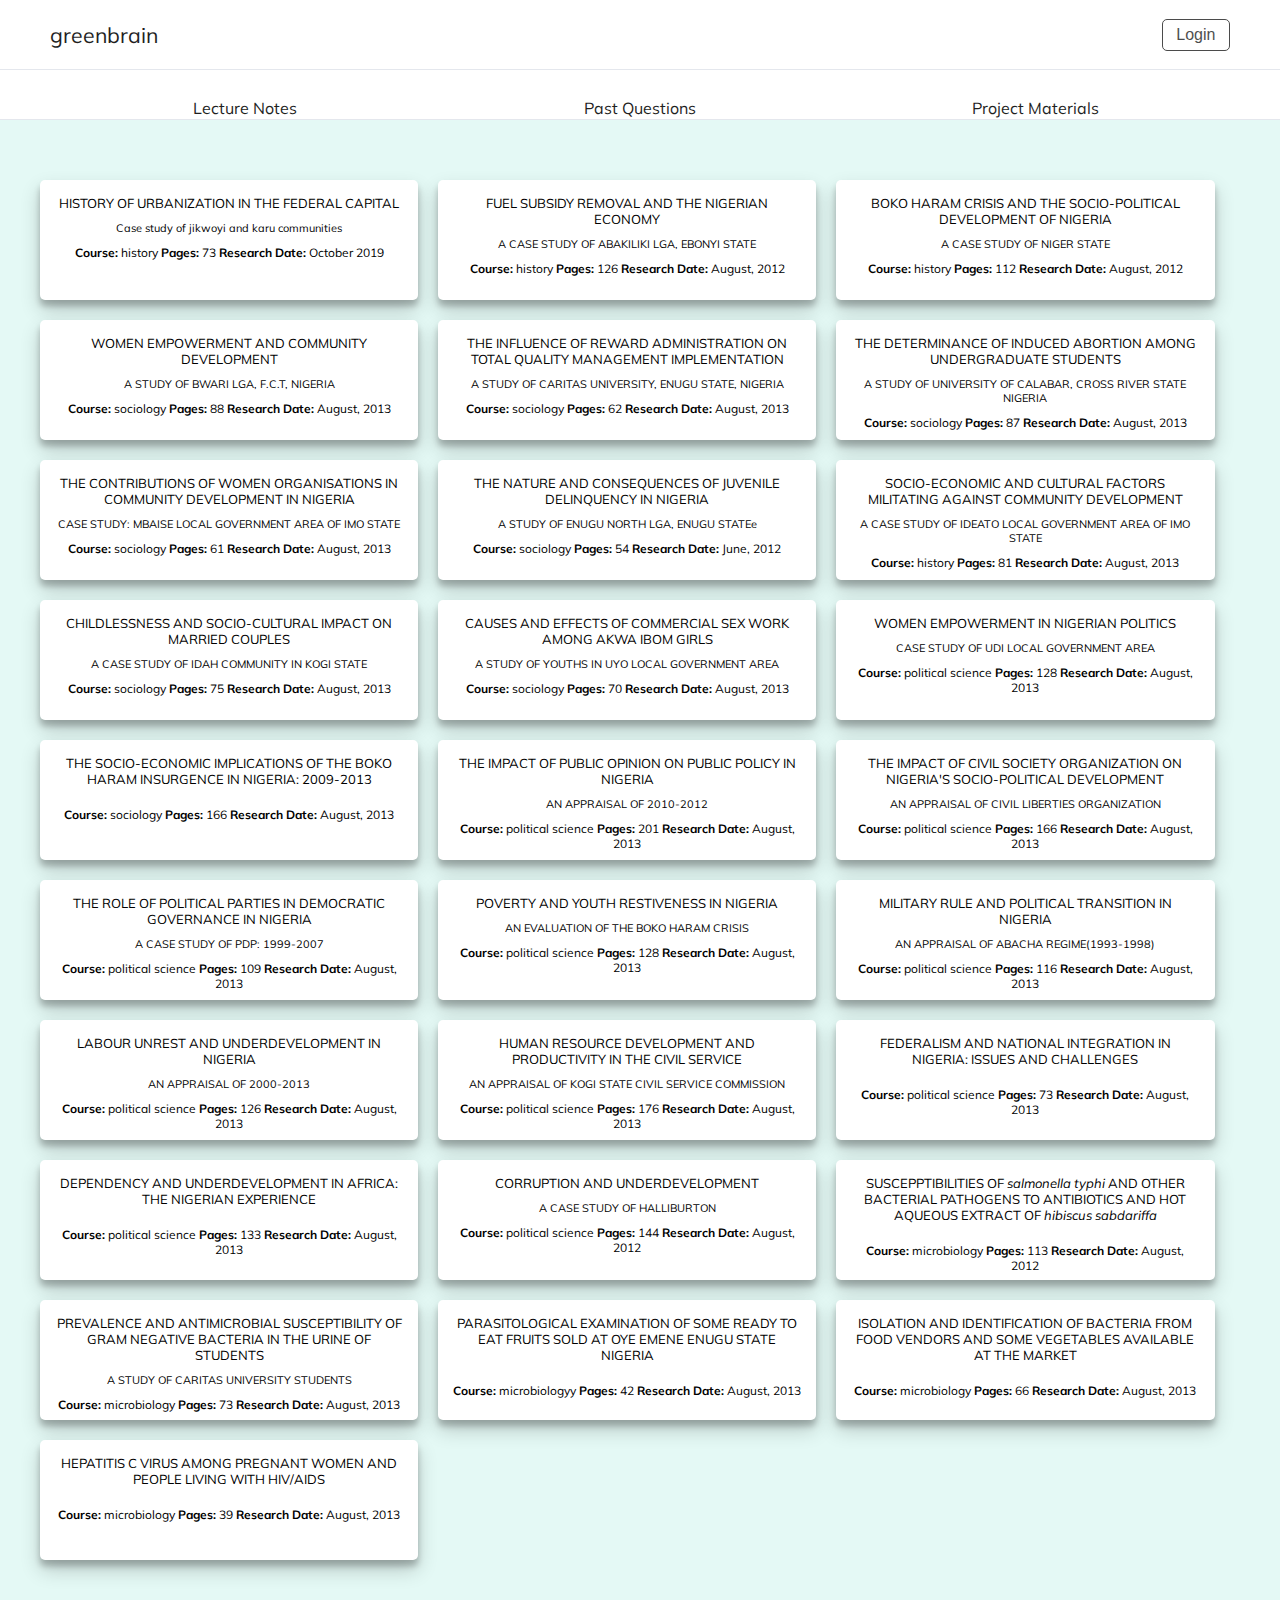
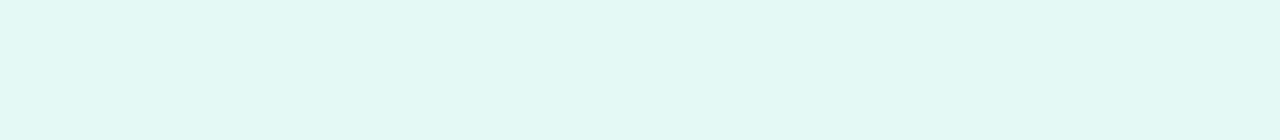
<file: pages/projects.html>
<!DOCTYPE html>
<html lang="en">
    <head>
        <title>Project topics and materials | Greenbrain</title>
        <meta charset="UTF-8">
        <meta name="viewport" content="width=device-width, initial-scale=1">
        <link href="https://fonts.googleapis.com/css2?family=Mulish:ital,wght@0,200;0,300;0,400;0,500;0,600;0,700;0,800;0,900;1,200;1,300;1,400;1,500;1,600;1,700;1,800;1,900&display=swap" rel="stylesheet"> 
        <link rel="stylesheet" href="../css/style.css">
    </head>
    <body>  
        <nav class="navbar">
                <a class="navbar-brand" href="../index.html">greenbrain</a>
                <div class="login-btn">
                   <a href="login.html"><button class="">Login</button></a>
                </div>
            </nav>

        <div class="sub-nav">
            <div class="sub-nav-items"><a href="lecturenotes.html">Lecture Notes</a></div>
            <div class="sub-nav-items"><a href="pastquestions.html">Past Questions</a></div>
            <div class="sub-nav-items"><a href="projects.html">Project Materials</a></div>
        </div>

        <div class="projects-page">
            <div class="cards-container">
                <div class="card-projects">
                        <p class="card-title project-title">HISTORY OF URBANIZATION IN THE FEDERAL CAPITAL</p>
                        <p class="project-text">Case study of jikwoyi and karu communities</p>
                        <p class="project-details"><strong>Course: </strong> history <strong>Pages: </strong> 73 <strong>Research Date: </strong> October 2019</p>
                </div>

                <div class="card-projects">
                        <p class="card-title project-title">FUEL SUBSIDY REMOVAL AND THE NIGERIAN ECONOMY</p>
                        <p class="project-text">A CASE STUDY OF ABAKILIKI LGA, EBONYI STATE</p>
                        <p class="project-details"><strong>Course: </strong> history <strong>Pages: </strong> 126 <strong>Research Date: </strong> August, 2012</p>
                </div>

                <div class="card-projects">
                        <p class="card-title project-title">BOKO HARAM CRISIS AND THE SOCIO-POLITICAL DEVELOPMENT OF NIGERIA</p>
                        <p class="project-text">A CASE STUDY OF NIGER STATE</p>
                        <p class="project-details"><strong>Course: </strong> history <strong>Pages: </strong> 112 <strong>Research Date: </strong> August, 2012</p>
                </div>
            
                <div class="card-projects">
                        <p class="card-title project-title">WOMEN EMPOWERMENT AND COMMUNITY DEVELOPMENT</p>
                        <p class="project-text">A STUDY OF BWARI LGA, F.C.T, NIGERIA</p>
                        <p class="project-details"><strong>Course: </strong> sociology <strong>Pages: </strong> 88 <strong>Research Date: </strong> August, 2013</p>
                </div>

                <div class="card-projects">
                        <p class="card-title project-title">THE INFLUENCE OF REWARD ADMINISTRATION ON TOTAL QUALITY MANAGEMENT IMPLEMENTATION</p>
                        <p class="project-text">A STUDY OF CARITAS UNIVERSITY, ENUGU STATE, NIGERIA</p>
                        <p class="project-details"><strong>Course: </strong> sociology <strong>Pages: </strong> 62 <strong>Research Date: </strong> August, 2013</p>
                </div>

                <div class="card-projects">
                        <p class="card-title project-title">THE DETERMINANCE OF INDUCED ABORTION AMONG UNDERGRADUATE STUDENTS</p>
                        <p class="project-text">A STUDY OF UNIVERSITY OF CALABAR, CROSS RIVER STATE NIGERIA</p>
                        <p class="project-details"><strong>Course: </strong> sociology <strong>Pages: </strong> 87 <strong>Research Date: </strong> August, 2013</p>
                </div>

                <div class="card-projects">
                        <p class="card-title project-title">THE CONTRIBUTIONS OF WOMEN ORGANISATIONS IN COMMUNITY DEVELOPMENT IN NIGERIA</p>
                        <p class="project-text">CASE STUDY: MBAISE LOCAL GOVERNMENT AREA OF IMO STATE</p>
                        <p class="project-details"><strong>Course: </strong> sociology <strong>Pages: </strong> 61 <strong>Research Date: </strong> August, 2013</p>
                </div>

                <div class="card-projects">
                        <p class="card-title project-title">THE NATURE AND CONSEQUENCES OF JUVENILE DELINQUENCY IN NIGERIA</p>
                        <p class="project-text">A STUDY OF ENUGU NORTH LGA, ENUGU STATEe</p>
                        <p class="project-details"><strong>Course: </strong> sociology <strong>Pages: </strong> 54 <strong>Research Date: </strong> June, 2012</p>
                </div>

                <div class="card-projects">
                        <p class="card-title project-title">SOCIO-ECONOMIC AND CULTURAL FACTORS MILITATING AGAINST COMMUNITY DEVELOPMENT</p>
                        <p class="project-text">A CASE STUDY OF IDEATO LOCAL GOVERNMENT AREA OF IMO STATE</p>
                        <p class="project-details"><strong>Course: </strong> history <strong>Pages: </strong> 81 <strong>Research Date: </strong> August, 2013</p>
                </div>
               
                <div class="card-projects">
                        <p class="card-title project-title">CHILDLESSNESS AND SOCIO-CULTURAL IMPACT ON MARRIED COUPLES</p>
                        <p class="project-text">A CASE STUDY OF IDAH COMMUNITY IN KOGI STATE</p>
                        <p class="project-details"><strong>Course: </strong> sociology <strong>Pages: </strong> 75 <strong>Research Date: </strong> August, 2013</p>
                </div>

                <div class="card-projects">
                        <p class="card-title project-title">CAUSES AND EFFECTS OF COMMERCIAL SEX WORK AMONG AKWA IBOM GIRLS</p>
                        <p class="project-text">A STUDY OF YOUTHS IN UYO LOCAL GOVERNMENT AREA</p>
                        <p class="project-details"><strong>Course: </strong> sociology <strong>Pages: </strong> 70 <strong>Research Date: </strong> August, 2013</p>
                </div>

                <div class="card-projects">
                        <p class="card-title project-title">WOMEN EMPOWERMENT IN NIGERIAN POLITICS</p>
                        <p class="project-text">CASE STUDY OF UDI LOCAL GOVERNMENT AREA</p>
                        <p class="project-details"><strong>Course: </strong> political science <strong>Pages: </strong> 128 <strong>Research Date: </strong> August, 2013</p>
                </div>

                <div class="card-projects">
                        <p class="card-title project-title">THE SOCIO-ECONOMIC IMPLICATIONS OF THE BOKO HARAM INSURGENCE IN NIGERIA: 2009-2013</p>
                        <p class="project-text"></p>
                        <p class="project-details"><strong>Course: </strong> sociology <strong>Pages: </strong> 166 <strong>Research Date: </strong> August, 2013</p>
                </div>

                <div class="card-projects">
                        <p class="card-title project-title">THE IMPACT OF PUBLIC OPINION ON PUBLIC POLICY IN NIGERIA</p>
                        <p class="project-text">AN APPRAISAL OF 2010-2012</p>
                        <p class="project-details"><strong>Course: </strong> political science <strong>Pages: </strong>201 <strong>Research Date: </strong> August, 2013</p>
                </div>

                <div class="card-projects">
                        <p class="card-title project-title">THE IMPACT OF CIVIL SOCIETY ORGANIZATION ON NIGERIA'S SOCIO-POLITICAL DEVELOPMENT</p>
                        <p class="project-text">AN APPRAISAL OF CIVIL LIBERTIES ORGANIZATION</p>
                        <p class="project-details"><strong>Course: </strong> political science <strong>Pages: </strong> 166 <strong>Research Date: </strong> August, 2013</p>
                </div>

                <div class="card-projects">
                        <p class="card-title project-title">THE ROLE OF POLITICAL PARTIES IN DEMOCRATIC GOVERNANCE IN NIGERIA</p>
                        <p class="project-text">A CASE STUDY OF PDP: 1999-2007</p>
                        <p class="project-details"><strong>Course: </strong> political science <strong>Pages: </strong>109 <strong>Research Date: </strong> August, 2013</p>
                </div>

                <div class="card-projects">
                        <p class="card-title project-title">POVERTY AND YOUTH RESTIVENESS IN NIGERIA</p>
                        <p class="project-text">AN EVALUATION OF THE BOKO HARAM CRISIS</p>
                        <p class="project-details"><strong>Course: </strong> political science <strong>Pages: </strong> 128 <strong>Research Date: </strong> August, 2013</p>
                </div>

                <div class="card-projects">
                        <p class="card-title project-title">MILITARY RULE  AND POLITICAL TRANSITION IN NIGERIA</p>
                        <p class="project-text">AN APPRAISAL OF ABACHA REGIME(1993-1998)</p>
                        <p class="project-details"><strong>Course: </strong> political science <strong>Pages: </strong> 116 <strong>Research Date: </strong> August, 2013</p>
                    </div>
                    
                    <div class="card-projects">
                        <p class="card-title project-title">LABOUR UNREST AND UNDERDEVELOPMENT IN NIGERIA</p>
                        <p class="project-text">AN APPRAISAL OF 2000-2013</p>
                        <p class="project-details"><strong>Course: </strong> political science <strong>Pages: </strong> 126 <strong>Research Date: </strong> August, 2013</p>
                </div>

                <div class="card-projects">
                        <p class="card-title project-title">HUMAN RESOURCE DEVELOPMENT AND PRODUCTIVITY IN THE CIVIL SERVICE</p>
                        <p class="project-text">AN APPRAISAL OF KOGI STATE CIVIL SERVICE COMMISSION</p>
                        <p class="project-details"><strong>Course: </strong> political science <strong>Pages: </strong> 176 <strong>Research Date: </strong> August, 2013</p>
                </div>

                <div class="card-projects">
                        <p class="card-title project-title">FEDERALISM AND NATIONAL INTEGRATION IN NIGERIA: ISSUES AND CHALLENGES</p>
                        <p class="project-text"></p>
                        <p class="project-details"><strong>Course: </strong>political science <strong>Pages: </strong> 73 <strong>Research Date: </strong> August, 2013</p>
                </div>

                <div class="card-projects">
                        <p class="card-title project-title">DEPENDENCY AND UNDERDEVELOPMENT IN AFRICA: THE NIGERIAN EXPERIENCE</p>
                        <p class="project-text"></p>
                        <p class="project-details"><strong>Course: </strong> political science <strong>Pages: </strong> 133 <strong>Research Date: </strong> August, 2013</p>
                </div>

                <div class="card-projects">
                        <p class="card-title project-title">CORRUPTION AND UNDERDEVELOPMENT</p>
                        <p class="project-text">A CASE STUDY OF HALLIBURTON</p>
                        <p class="project-details"><strong>Course: </strong> political science <strong>Pages: </strong> 144 <strong>Research Date: </strong> August, 2012</p>
                </div>

                <div class="card-projects">
                        <p class="card-title project-title">SUSCEPPTIBILITIES OF <em>salmonella typhi</em> AND OTHER BACTERIAL PATHOGENS TO ANTIBIOTICS AND HOT AQUEOUS EXTRACT OF <em>hibiscus sabdariffa</em></p>
                        <p class="project-text"></p>
                        <p class="project-details"><strong>Course: </strong> microbiology <strong>Pages: </strong> 113 <strong>Research Date: </strong> August, 2012</p>
                </div>

                <div class="card-projects">
                        <p class="card-title project-title">PREVALENCE AND ANTIMICROBIAL SUSCEPTIBILITY OF GRAM NEGATIVE BACTERIA IN THE URINE OF STUDENTS</p>
                        <p class="project-text">A STUDY OF CARITAS UNIVERSITY STUDENTS</p>
                        <p class="project-details"><strong>Course: </strong> microbiology <strong>Pages: </strong> 73 <strong>Research Date: </strong> August, 2013</p>
                </div>

                <div class="card-projects">
                        <p class="card-title project-title">PARASITOLOGICAL EXAMINATION OF SOME READY TO EAT FRUITS SOLD AT OYE EMENE ENUGU STATE NIGERIA</p>
                        <p class="project-text"></p>
                        <p class="project-details"><strong>Course: </strong> microbiologyy <strong>Pages: </strong> 42 <strong>Research Date: </strong> August, 2013</p>
                </div>

                <div class="card-projects">
                        <p class="card-title project-title">ISOLATION AND IDENTIFICATION OF BACTERIA FROM FOOD VENDORS AND SOME VEGETABLES AVAILABLE AT THE MARKET</p>
                        <p class="project-text"></p>
                        <p class="project-details"><strong>Course: </strong> microbiology <strong>Pages: </strong> 66 <strong>Research Date: </strong> August, 2013</p>
                </div>

                <div class="card-projects">
                        <p class="card-title project-title">HEPATITIS C VIRUS AMONG PREGNANT WOMEN AND PEOPLE LIVING WITH HIV/AIDS</p>
                        <p class="project-text"></p>
                        <p class="project-details"><strong>Course: </strong> microbiology <strong>Pages: </strong> 39 <strong>Research Date: </strong> August, 2013</p>
                </div>

            </div>
        </div>
        
    </body>
</file>
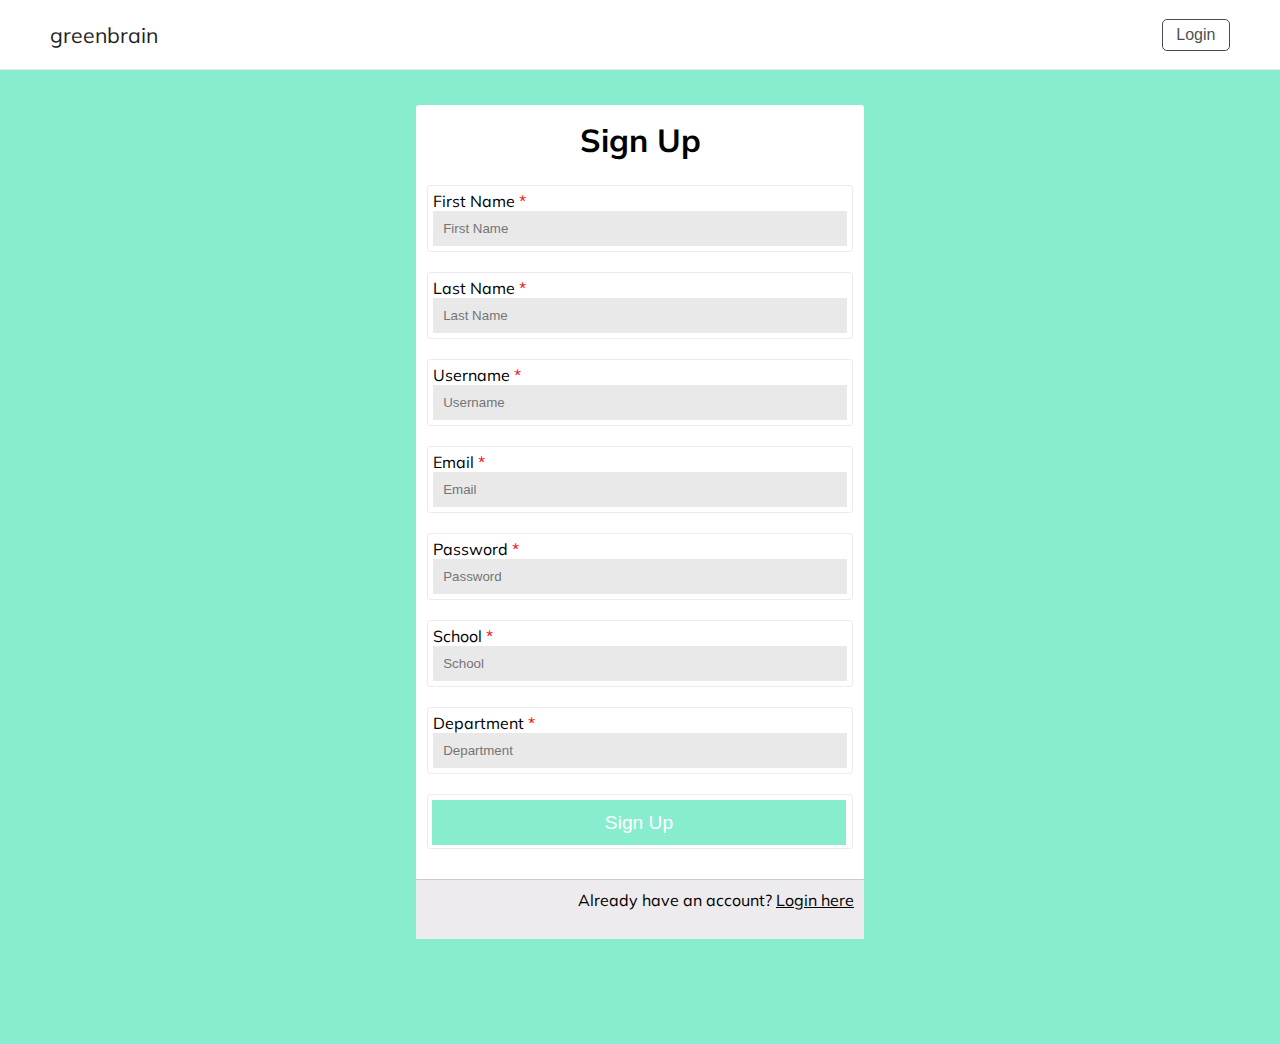
<file: pages/signup.html>
<!DOCTYPE html>
<html lang="en">
    <head>
        <title>greenbrain | Lecture handouts, past question papers, project topics and materials</title>
        <meta charset="UTF-8">
        <meta name="viewport" content="width=device-width, initial-scale=1">
        <link href="https://fonts.googleapis.com/css2?family=Mulish:ital,wght@0,200;0,300;0,400;0,500;0,600;0,700;0,800;0,900;1,200;1,300;1,400;1,500;1,600;1,700;1,800;1,900&display=swap" rel="stylesheet"> 
        <link rel="stylesheet" href="../css/main.css">
        <link rel="stylesheet" href="../css/login.css">
    </head>
    <body>
        <nav class="navbar">
            <a class="navbar-brand" href="../index.html">greenbrain</a>
            <div class="login-btn">
                <a href="login.html"><button class="">Login</button></a>
            </div>
        </nav>

        <div class="sign-up-page">
            <div class="sign-up-form-wrapper">
                <form action="#">
                    <fieldset>
                        <h4>Sign Up</h4>
                        <div>
                            <label for="firstname" class="sign-up">First Name</label>
                            <input type="text" name="firstname" id="firstname" placeholder="First Name" required>
                        </div>
                        <div>
                            <label for="lastname" class="sign-up">Last Name</label>
                            <input type="text" name="lastname" id="lastname" placeholder="Last Name" required>
                        </div>
                        <div>
                            <label for="username" class="sign-up">Username</label>
                            <input type="text" name="username" id="username" placeholder="Username" required>
                        </div>
                        <div>
                            <label for="email" class="sign-up">Email</label>
                            <input type="email" name="email" id="email" placeholder="Email" required>
                        </div>
                        <div>
                            <label for="password" class="sign-up">Password</label>
                            <input type="password" name="password" id="password" placeholder="Password" required>
                        </div>
                        <div>
                            <label for="school" class="sign-up">School</label>
                            <input type="text" name="school" id="school" placeholder="School" required>
                        </div>
                        <div>
                            <label for="department" class="sign-up">Department</label>
                            <input type="text" name="department" id="department" placeholder="Department" required>
                        </div>
                        <div>
                            <button type="button" class="btn btn-info">Sign Up</button>
                        </div>
                    </fieldset>
                </form>
                <div class="fieldset-bottom">
                    <p>
                        Already have an account? <a href="login.html" style="text-decoration: underline;">  Login here</a>
                    </p>
               </div>
            </div>
        </div>
    </body>
</html>
</file>
<file: css/main.css>
* {
    margin: 0;
    padding: 0;
    box-sizing: border-box;
}

body {
    font-size: 16px;
    font-family: 'Mulish', sans-serif;
    background-color: #e4f9f5;
}

a {
    text-decoration: none;
    color: #1f1f1f;
}

li {
    list-style-type: none;
}

/* NAVBAR SECTION  */

.navbar {
   height: 70px;
   background-color: #ffffff;
   padding: 20px 50px;
   border-bottom: 1px solid #e4e7ed;
   display: flex;
   justify-content: space-between;
   align-items: center;
   position: fixed;
   top: 0;
   width: 100%;
   z-index: 1;
}

.navbar a {
    font-size: 1.33rem;
}

.navbar button {
    padding: .375rem .85rem;
    font-size: 1rem;
    background: #ffffff;
    border: 1px solid black;
    opacity: 0.7;
    border-radius: 5px;
    outline: none;

}

.navbar button:hover {
    cursor: pointer;
    padding: .5rem 1rem;

}

/* BANNER SECTION  */

.banner-section {
    min-height: 100vh;
    display: flex;
    padding: 80px 20px;
    margin-top: 5px;
    background: url('../images/bkgrd1.png') repeat;
}

.service-list {
    line-height: 1.6;
    width: 55%;
    padding: 30px 60px;
}

.banner-header {
    width: 85%;
}

.service-list li {
    list-style-type: none;
    line-height: 45px;
    font-size: 1.2em;
    padding: 5px 0;
    margin: 10px 0;
}

.service-list li:before {
    content: '✓';
    color: red;
    font-size: 1.5em;
    padding-right: 8px;
}

.banner-btn {
    padding: 15px 25px;
    margin: 20px 0 5px 10px;
    background-color: #219988;
    border: none;
    color: #ffffff;
    font-size: 1.2em;
    border-radius: 5px;
    outline: 0;
}

.banner-btn:hover {
    cursor: pointer;
    background-color: rgb(3, 56, 50);
}

.banner-img {
    width: 45%;
    display: flex;
}

.hero-img {
    width: 70%;
    margin: auto;
    animation-name: hero-img;
    animation-duration: 2.5s;
    position: relative;
    animation-iteration-count: infinite;
    animation-timing-function: ease-in-out;
}

@keyframes hero-img {
    0%   {top: 0px;}
    50%  {top: 50px;}
    100% {top:0px;}
}

/* CARD SECTION  */

.card-section {
    padding: 45px 35px;
    display: flex;
    flex-direction: column;
}

.card-intro {
    margin: auto;
    padding: 15px 0;
    font-size: 2.5rem;
}

.card-container {
    display: flex;
    flex-wrap: wrap;
    justify-content: space-evenly;
    align-items: center;
}

.card {
    display: flex;
    flex-direction: column;
    width: 40%;
    min-height: 40vh;
    background: #ffffff;
    margin: 20px 0;
    padding: 35px;
    border-radius: 5px;
    box-shadow: 0 10px 20px rgba(0,0,0,0.19), 0 6px 6px rgba(0,0,0,0.23);
}

.card img {
    width: 70px;
    height: auto;
}

.card-title {
    margin: 5px 0;
    padding: 5px 0;
    font-size: 1.2rem;
}

.card-text {
    margin: 10px 0;
    line-height: 30px;
}

/* STATS SECTION */

.numerics-area {
    display: flex;
    justify-content: space-evenly;
    align-items: center;
    padding: 40px 10px;
    background: url('../images/bkgrd1.png') repeat;
}

.num-txts {
    display: flex;
    flex-direction: column;
    justify-content: center;
    align-items: center;
}

#num-fig1 {
    color: #f0291b;
    font-size: 4rem;
    font-weight: bold;
}

#num-fig2 {
    color: #11f377;
    font-size: 4rem;
    font-weight: bold;
}

#num-fig3 {
    color: #f3a011;
    font-size: 4rem;
    font-weight: bold;
}

#num-fig4 {
    color: #11dcf3;
    font-size: 4rem;
    font-weight: bold;
}

.numerics-area p {
    font-size: 1.5rem;
    font-weight: bold;
    opacity: 0.7;
}

/* COLLECTION SECTION */

.collection-section {
    height: 50vh;
    display: flex;
    justify-content: space-evenly;
    align-items: center;
    padding: 60px 45px;
}

.collection-box {
    display: flex;
    justify-content: center;
    align-items: center;
}

.collection-img {
    width: 60%;
}

.collection-txt {
    width: 30%;
    font-size: 1.4rem;
    text-align: center;
}

.collection-btn {
    padding: 15px 25px;
    background-color: #219988;
    color: #ffffff;
    font-weight: bold;
    border: none;
    border-radius: 5px;
    outline: none;
}

.collection-btn:hover {
    cursor: pointer;
    background-color: rgb(3, 56, 50);
}

/* FOOTER SECTION */
.footer-section {
    display: flex;
    flex-direction: column;
    color: #ffffff;
    padding: 30px 0;
    background: linear-gradient(24deg,#40514e,#40514e 50%,#219988);
}

.footer-section a {
    color: #ffffff;
}

.footer-nav {
    display: flex;
    justify-content: space-evenly;
    align-items: flex-start;
    margin-bottom: 30px;
}

.footer-divs ul {
    line-height: 30px;
}

#footer-div3 ul {
    display: flex;
}

#footer-div3 li {
   padding: 2px 30px 0 0;
   font-size: 1.25rem;
}

.copyright {
    display: flex;
    justify-content: center;
    align-items: center;
}


@media (max-width:768px) {
.banner-section {
    padding: 55px 8px 10px 8px;
    margin-top: 5px;
    background: url('../images/bkgrd1.png') repeat;
}

.navbar {
    padding: 10px 30px;
    }

.service-list {
    width: 100%;
    padding: 20px;
}

.service-list li {
    line-height: 25px;
    font-size: 1.1em;
}

.banner-header {
    width: 100%;
    font-size: 1.75rem;
}

.banner-img {
    display: none;
}

    /* CARD SECTION  */

.card-section {
    padding: 45px 10px;
    display: flex;
    flex-direction: column;
    justify-content: center;
    align-items: center;

}

.card-intro {
    font-size: 1.65rem;
    padding: 5px;
    margin: 8px;
    text-align: center;
}

.card {
    display: flex;
    flex-direction: column;
    width: 100%;
    min-height: 35vh;
    background: #ffffff;
    margin: 12px 8px;
    line-height: 1;
    padding: 10px 20px;
    border-radius: 5px;
    box-shadow: 0 10px 20px rgba(0,0,0,0.19), 0 6px 6px rgba(0,0,0,0.23);
}

.card img {
    width: 50px;
    margin: 10px 0;
}

/* STATS SECTION */

.numerics-area {
    display: flex;
    flex-direction: column;
    justify-content: center;
    align-items: center;
    padding: 30px 0;
    background: url('../images/bkgrd1.png') repeat;
}

.stats {
    margin: 20px 0;
}

/* COLLECTION SECTION */

.collection-section {
    display: flex;
    flex-direction: column;
    justify-content: center;
    align-items: center;
    padding: 20px;
    min-height: 60vh;
}

.collection-txt {
    width: 100%;
    font-size: 1.2rem;
    text-align: center;
    margin: 20px 0;
}

/* FOOTER SECTION */
.footer-nav {
    display: flex;
    flex-direction: row;
    flex-wrap: wrap;
    margin-top: -30px;
}

.footer-divs {
   width: 47%;
   margin: 5px;
   padding: 10px;
}
}
</file>
<file: css/style.css>
* {
    margin: 0;
    padding: 0;
    box-sizing: border-box;
}

body {
    font-size: 16px;
    font-family: 'Mulish', sans-serif;
    background-color: #e4f9f5;
}

a {
    text-decoration: none;
    color: #1f1f1f;
}

li {
    list-style-type: none;
}

/* NAVBAR SECTION  */

.navbar {
   height: 70px;
   background-color: #ffffff;
   padding: 20px 50px;
   border-bottom: 1px solid #e4e7ed;
   display: flex;
   justify-content: space-between;
   align-items: center;
   position: fixed;
   top: 0;
   width: 100%;
   z-index: 1;
}

.navbar a {
    font-size: 1.33rem;
}

.navbar button {
    padding: .375rem .85rem;
    font-size: 1rem;
    background: #ffffff;
    border: 1px solid black;
    opacity: 0.7;
    border-radius: 5px;
    outline: none;

}

.navbar button:hover {
    cursor: pointer;
    padding: .5rem 1rem;

}

/* SUB NAVIGATION */
.sub-nav {
    position: fixed;
    top: 70px;
    width: 100%;
    height: 50px;
    display: flex;
    justify-content: space-between;
    background-color: #ffffff;
    padding: 20px 50px;
    border-bottom: 1px solid #e4e7ed;
}

.sub-nav-items {
    height: 40px;
    margin-top: -12px;
    width: 33%;
    display: flex;
    justify-content: center;
    align-items: flex-end;
    border-top-left-radius: 5px;
    border-top-right-radius: 5px;
}

.sub-nav-items:hover{
    border: 1px solid #e4e7ed;
    border-bottom: 2px solid rgb(6, 177, 6);
}

.sub-nav-items:active{
    background-color: rgb(6, 177, 6);
    border-top-left-radius: 2px;
    border-top-right-radius: 2px;
    color: #1c2e21;
}

/* PROJECT */
.projects-page,
.past-questions,
.lecture-notes {
    margin: 120px 0;
    padding: 50px 30px;
}

.cards-container {
    display: flex;
    flex-wrap: wrap;
}

.card-projects {
    padding: 10px;
    width: 31%;
    height: 120px;
    margin: 10px;
    border: none;
    border-radius: 5px;
    display: flex;
    flex-direction: column;
    background-color: #ffffff;
    box-shadow: 0 10px 20px rgba(0,0,0,0.19), 0 6px 6px rgba(0,0,0,0.23);
}

.project-title {
    font-size: 13px;
    text-align: center;
    margin: 5px;
}

.project-text {
   font-size: 11px;
   text-align: center;
   margin: 5px;
}

.project-details {
    font-size: 12px;
    text-align: center;
    margin: 5px;
}

/* LECTURE NOTES AND PAST QUESTIONS */

.card {
    padding: 5px;
    width: 22%;
    height: 130px;
    margin: 20px 18px;
    border-radius: 5px;
    display: flex;
    font-size: 14.5px;
    flex-direction: column;
    justify-content: center;
    align-items: center;
    background-color: #ffffff;
    box-shadow: 0 10px 20px rgba(0,0,0,0.19), 0 6px 6px rgba(0,0,0,0.23);
}

.card-header {
    color: #ffffff;
    width: 283.5px;
    height: 40px;
    padding: 10px 0;
    text-align: center;
    margin-top: -48px;
    border-top-left-radius: 5px;
    border-top-right-radius: 5px;
    background-color: #1c2e21;

}

.card-body {
    display: flex;
    flex-direction: column;
    justify-content: stretch;
    align-items: center;
    margin: 5px 0;
}

.card-link,
.card-title,
.card-text {
    text-align: center;
}

@media only screen and (max-width: 768px) {
    /* PROJECTS PAGE */
    .card-projects {
        width: 100%;
        height: 150px;
    }
    
    .project-title {
        font-size: 13px;
        text-align: center;
        margin: 5px;
    }
    
    .project-text {
       font-size: 11px;
       text-align: center;
       margin: 5px;
    }
    /* LECTURE NOTES AND PAST QUESTIONS */
    .card {
        padding: 5px;
        width: 100%;
        height: 130px;
        margin: 20px auto;
    }

    .card-header {
        width: 103.5%;
        text-transform: capitalize;
    }

    .card-link {
        text-transform: uppercase;
    }
}
</file>
<file: css/login.css>
* {
      margin: 0;
      padding: 0;
      box-sizing: border-box;
  }

  body, html {
    background-color: #88edcf;
  }
/* LOGIN PAGE */

.login-page,
.sign-up-page {
    display: flex;
    justify-content: center;
    align-items: center;
    padding: 55px 0;
  }

  h4 {
      margin: auto;
      font-size: 2rem;
      padding: 15px 0;
  }

  fieldset {
      border: none;
      display: flex;
      flex-direction: column;
  }

  .login-form-wrapper {
    background-color: #ffffff;
    width: 33%;
    margin-top: 85px;
    min-height: 70vh;
    border-radius: 5px;
  }

  fieldset div {
    border: 1px solid rgb(233, 233, 233);
    margin: 15px;
    padding: 5px;
    border-radius: 5px;
  }

  .login-form-wrapper input,
  .sign-up-form-wrapper input {
      width: 100%;
      background-color: rgb(233, 233, 233);
      border: none;
      padding: 10px;
  }

  .login-button {
      width: 100%;
      padding: 12px;
      background-color: #88edcf;
      border: none;
      outline: none;
      border-radius: 5px;
      color: #ffffff;
      font-size: 1.1rem;
  }

  .login-button-div {
      margin-top: 15px;
  }

  .sign-in-prompt {
      background-color: rgb(233, 233, 233);
      width: 100%;
      height: 50px;
      border-top: 1px solid rgb(192, 186, 186);
      border-bottom: 1px solid rgb(192, 186, 186);
      margin-top: 70px;
      padding: 10px 30px;
      text-align: center;
      font-size: 20px;
      font-style: normal;
  }

  .forgot-pwd {
      text-align: right;
      margin: 20px;
  }

  /* SIGN UP PAGE  */

.sign-up-form-wrapper {
    background-color: #ffffff;
    width: 35%;
    margin: 50px auto;
    border-radius: 3px;
}

.sign-up-form-wrapper fieldset div {
    border: 1px solid #edebed;
    margin: 10px auto;
    padding: 5px;
    width: 95%;
    border-radius: 3px;
}

.sign-up:after {
  content:" *";
  color: red;
}

.sign-up-form-wrapper button {
    width: 100%;
    height: 45px;
    background-color: #88edcf;
    margin-left: -1px;
    border: none;
    margin-bottom: -2px;
    color: #ffffff;
    font-size: 1.2rem;
}

.fieldset-bottom {
    width: 100%;
    height: 60px;
    background-color: #edebed;
    padding: 10px;
    text-align: right;
    border-top: 1px solid #cfcacf;
    margin-top: 20px;
}

.fieldset-bottom a {
  color: black;
}

@media (max-width:768px) {
  .login-form-wrapper,
  .sign-up-form-wrapper {
    min-width: 90%;
    margin: 35px auto;
    display: flex;
    flex-direction: column;
  }

  h4 {
    text-align: center;
  }

  .sign-up-form-wrapper fieldset div {
    border: 1px solid #edebed;
    margin: 10px auto;
    padding: 5px;
    width: 90%;
    border-radius: 3px;
}

  .sign-in-prompt {
    width: 100%;
    font-size: 1rem;
}

.fieldset-bottom {
  width: 100%;
  text-align: center;
  padding: 20px 5px;
}
}
</file>
